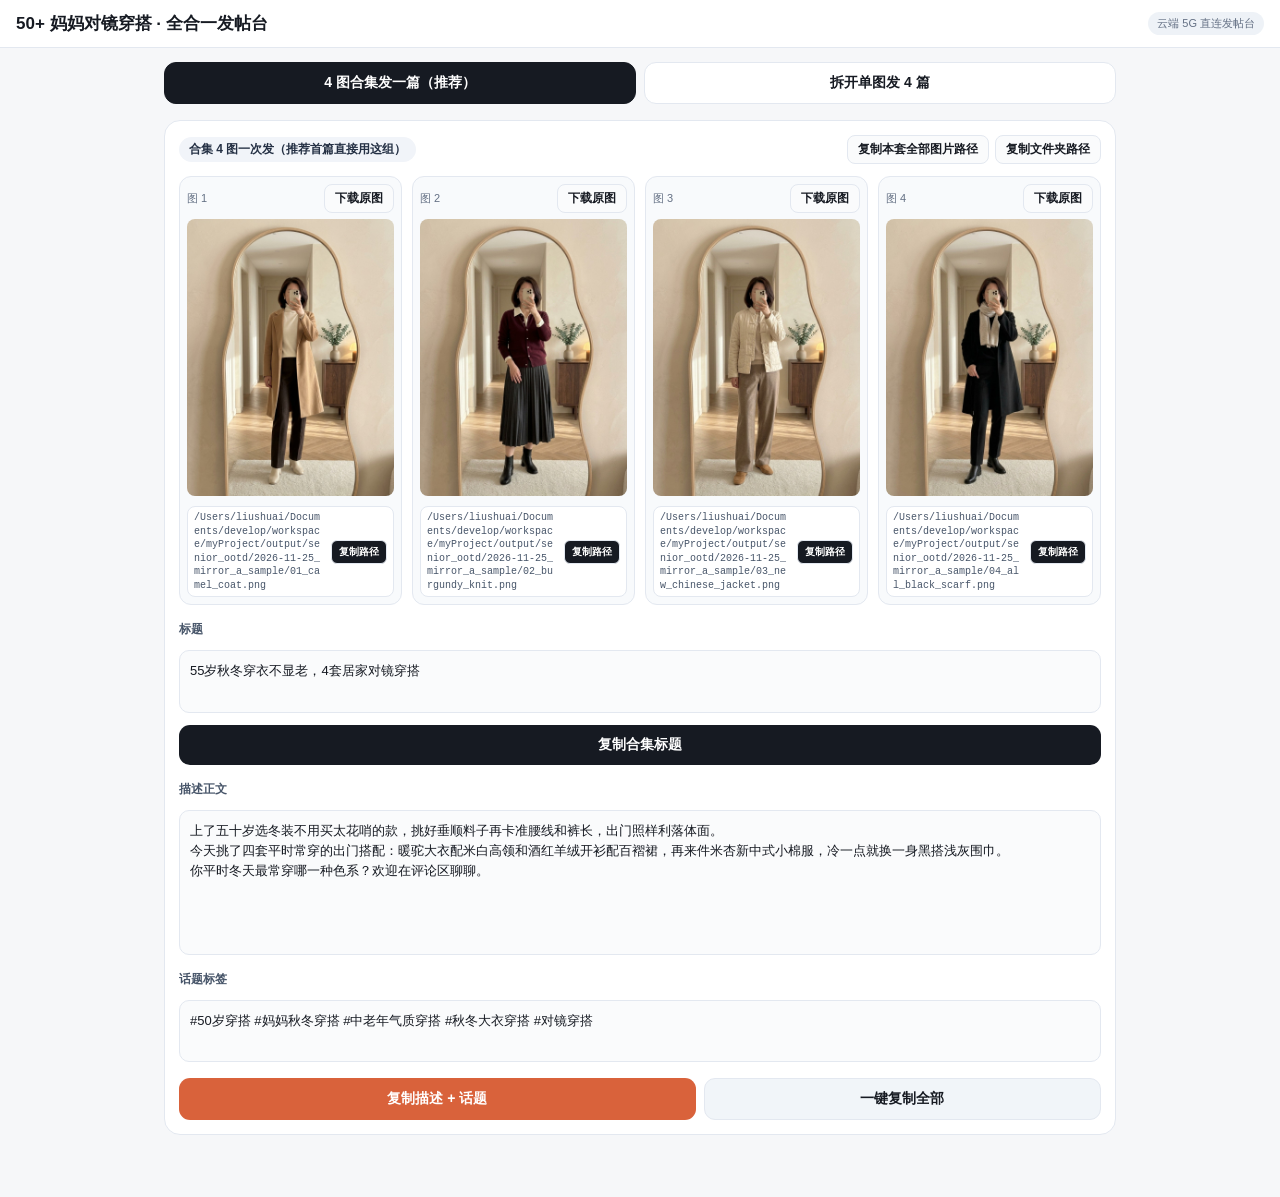
<file: ootd-a-5m8k3n2p/index.html>
<!doctype html>
<html lang="zh-CN">
<head>
<meta charset="utf-8">
<meta name="viewport" content="width=device-width,initial-scale=1,maximum-scale=1,user-scalable=no">
<meta name="robots" content="noindex,nofollow">
<title>50+ 优雅妈妈对镜穿搭 · 全合一发帖台</title>
<style>
  :root { --bg:#F6F7F9; --card:#FFFFFF; --ink:#161A22; --muted:#647084; --line:#E3E8F0; --warm:#D9623B; }
  * { box-sizing:border-box; -webkit-tap-highlight-color:transparent; }
  body { margin:0; font-family:-apple-system,BlinkMacSystemFont,"PingFang SC",sans-serif; background:var(--bg); color:var(--ink); padding-bottom:48px; }
  header { position:sticky; top:0; z-index:30; background:rgba(255,255,255,0.95); backdrop-filter:blur(10px); border-bottom:1px solid var(--line); padding:12px 16px; display:flex; align-items:center; justify-content:space-between; gap:10px; }
  h1 { margin:0; font-size:17px; font-weight:700; }
  .mode { font-size:11px; color:var(--muted); background:#EEF2F7; padding:4px 9px; border-radius:999px; white-space:nowrap; }
  main { max-width:980px; margin:0 auto; padding:14px; display:flex; flex-direction:column; gap:16px; }
  .tabs { display:grid; grid-template-columns:1fr 1fr; gap:8px; }
  .tab { border:1px solid var(--line); background:#fff; color:var(--ink); padding:11px 10px; border-radius:12px; font-size:14px; font-weight:700; cursor:pointer; }
  .tab.active { background:var(--ink); color:#fff; border-color:var(--ink); }
  .view { display:none; flex-direction:column; gap:14px; }
  .view.active { display:flex; }
  .card { background:var(--card); border:1px solid var(--line); border-radius:16px; padding:14px; display:flex; flex-direction:column; gap:12px; }
  .card-head { display:flex; justify-content:space-between; align-items:center; flex-wrap:wrap; gap:8px; }
  .head-actions { display:flex; flex-wrap:wrap; gap:6px; align-items:center; }
  .badge { font-size:12px; font-weight:700; background:#F1F4F9; color:#243044; padding:4px 10px; border-radius:999px; }
  .dl { text-decoration:none; font-size:12px; font-weight:600; color:var(--ink); border:1px solid var(--line); padding:5px 10px; border-radius:8px; background:#FAFBFC; cursor:pointer; font-family:inherit; }
  .grid4 { display:grid; grid-template-columns:repeat(2,1fr); gap:10px; }
  @media (min-width:720px) { .grid4 { grid-template-columns:repeat(4,1fr); } }
  .img-item { background:#F8FAFC; border:1px solid var(--line); border-radius:12px; padding:7px; display:flex; flex-direction:column; gap:6px; }
  .img-bar { display:flex; justify-content:space-between; align-items:center; font-size:11px; color:var(--muted); }
  .img-item img, .single-photo img { width:100%; border-radius:8px; display:block; -webkit-touch-callout:default; }
  .path-box { display:flex; align-items:center; gap:6px; background:#fff; border:1px solid var(--line); border-radius:8px; padding:4px 6px; margin-top:4px; }
  .path-txt { flex:1; min-width:0; font-family:ui-monospace,SFMono-Regular,Menlo,monospace; font-size:10px; color:#475569; word-break:break-all; line-height:1.35; user-select:all; }
  .copy-mini { flex-shrink:0; border:1px solid var(--line); background:#161A22; color:#fff; font-size:10px; font-weight:600; padding:4px 7px; border-radius:6px; cursor:pointer; }
  .single-grid { display:grid; grid-template-columns:1fr; gap:14px; }
  @media (min-width:700px) { .single-grid { grid-template-columns:280px 1fr; } }
  .single-copy { display:flex; flex-direction:column; gap:7px; }
  .hint { font-size:11px; color:var(--muted); text-align:center; margin-top:6px; }
  label { font-size:12px; font-weight:700; color:#475569; margin-top:4px; }
  .box { width:100%; border:1px solid var(--line); border-radius:10px; padding:10px; font-family:inherit; font-size:13px; line-height:1.55; color:var(--ink); background:#FAFBFC; resize:none; }
  .box.short { min-height:54px; }
  .box.mid { min-height:105px; }
  .box.tall { min-height:145px; }
  .btn-row { display:grid; grid-template-columns:1.3fr 1fr; gap:8px; margin-top:4px; }
  .btn { width:100%; border:0; border-radius:11px; padding:11px 10px; font-size:14px; font-weight:700; cursor:pointer; }
  .btn.dark { background:var(--ink); color:#fff; }
  .btn.warm { background:var(--warm); color:#fff; }
  .btn.ghost { background:#F1F5F9; color:var(--ink); border:1px solid var(--line); }
  .toast { position:fixed; bottom:24px; left:50%; transform:translateX(-50%); background:rgba(22,26,34,0.92); color:#fff; padding:9px 18px; border-radius:999px; font-size:13px; font-weight:600; opacity:0; transition:opacity .18s; pointer-events:none; z-index:99; }
  .toast.show { opacity:1; }
</style>
</head>
<body>
<header>
  <h1>50+ 妈妈对镜穿搭 · 全合一发帖台</h1>
  <span class="mode">云端 5G 直连发帖台</span>
</header>
<main>
  <div class="tabs">
    <button class="tab active" onclick="showView('col', this)">4 图合集发一篇（推荐）</button>
    <button class="tab" onclick="showView('single', this)">拆开单图发 4 篇</button>
  </div>

  <section class="view active" id="view-col">
    <div class="card">
      <div class="card-head">
        <span class="badge">合集 4 图一次发（推荐首篇直接用这组）</span>
        <div class="head-actions">
          <button type="button" class="dl" data-copy="/Users/liushuai/Documents/develop/workspace/myProject/output/senior_ootd/2026-11-25_mirror_a_sample/01_camel_coat.png
/Users/liushuai/Documents/develop/workspace/myProject/output/senior_ootd/2026-11-25_mirror_a_sample/02_burgundy_knit.png
/Users/liushuai/Documents/develop/workspace/myProject/output/senior_ootd/2026-11-25_mirror_a_sample/03_new_chinese_jacket.png
/Users/liushuai/Documents/develop/workspace/myProject/output/senior_ootd/2026-11-25_mirror_a_sample/04_all_black_scarf.png" onclick="copyBtn(this,'本套全部图片路径')">复制本套全部图片路径</button>
          <button type="button" class="dl" data-copy="/Users/liushuai/Documents/develop/workspace/myProject/output/senior_ootd/2026-11-25_mirror_a_sample" onclick="copyBtn(this,'文件夹路径')">复制文件夹路径</button>
        </div>
      </div>
      <div class="grid4"><div class="img-item"><div class="img-bar"><span>图 1</span><a class="dl" href="./img/01_camel_coat.jpg" download="01_camel_coat.jpg">下载原图</a></div><img src="./img/01_camel_coat.jpg" onerror="if(!this.dataset.fb){this.dataset.fb=1;this.src='https://gcore.jsdelivr.net/gh/lsqingfeng/blog-images@main/ootd-a-5m8k3n2p/img/01_camel_coat.jpg';}" alt="01_camel_coat.png" loading="lazy"><div class="path-box"><code class="path-txt" title="/Users/liushuai/Documents/develop/workspace/myProject/output/senior_ootd/2026-11-25_mirror_a_sample/01_camel_coat.png">/Users/liushuai/Documents/develop/workspace/myProject/output/senior_ootd/2026-11-25_mirror_a_sample/01_camel_coat.png</code><button type="button" class="copy-mini" data-copy="/Users/liushuai/Documents/develop/workspace/myProject/output/senior_ootd/2026-11-25_mirror_a_sample/01_camel_coat.png" onclick="copyBtn(this,'图1路径')">复制路径</button></div></div><div class="img-item"><div class="img-bar"><span>图 2</span><a class="dl" href="./img/02_burgundy_knit.jpg" download="02_burgundy_knit.jpg">下载原图</a></div><img src="./img/02_burgundy_knit.jpg" onerror="if(!this.dataset.fb){this.dataset.fb=1;this.src='https://gcore.jsdelivr.net/gh/lsqingfeng/blog-images@main/ootd-a-5m8k3n2p/img/02_burgundy_knit.jpg';}" alt="02_burgundy_knit.png" loading="lazy"><div class="path-box"><code class="path-txt" title="/Users/liushuai/Documents/develop/workspace/myProject/output/senior_ootd/2026-11-25_mirror_a_sample/02_burgundy_knit.png">/Users/liushuai/Documents/develop/workspace/myProject/output/senior_ootd/2026-11-25_mirror_a_sample/02_burgundy_knit.png</code><button type="button" class="copy-mini" data-copy="/Users/liushuai/Documents/develop/workspace/myProject/output/senior_ootd/2026-11-25_mirror_a_sample/02_burgundy_knit.png" onclick="copyBtn(this,'图2路径')">复制路径</button></div></div><div class="img-item"><div class="img-bar"><span>图 3</span><a class="dl" href="./img/03_new_chinese_jacket.jpg" download="03_new_chinese_jacket.jpg">下载原图</a></div><img src="./img/03_new_chinese_jacket.jpg" onerror="if(!this.dataset.fb){this.dataset.fb=1;this.src='https://gcore.jsdelivr.net/gh/lsqingfeng/blog-images@main/ootd-a-5m8k3n2p/img/03_new_chinese_jacket.jpg';}" alt="03_new_chinese_jacket.png" loading="lazy"><div class="path-box"><code class="path-txt" title="/Users/liushuai/Documents/develop/workspace/myProject/output/senior_ootd/2026-11-25_mirror_a_sample/03_new_chinese_jacket.png">/Users/liushuai/Documents/develop/workspace/myProject/output/senior_ootd/2026-11-25_mirror_a_sample/03_new_chinese_jacket.png</code><button type="button" class="copy-mini" data-copy="/Users/liushuai/Documents/develop/workspace/myProject/output/senior_ootd/2026-11-25_mirror_a_sample/03_new_chinese_jacket.png" onclick="copyBtn(this,'图3路径')">复制路径</button></div></div><div class="img-item"><div class="img-bar"><span>图 4</span><a class="dl" href="./img/04_all_black_scarf.jpg" download="04_all_black_scarf.jpg">下载原图</a></div><img src="./img/04_all_black_scarf.jpg" onerror="if(!this.dataset.fb){this.dataset.fb=1;this.src='https://gcore.jsdelivr.net/gh/lsqingfeng/blog-images@main/ootd-a-5m8k3n2p/img/04_all_black_scarf.jpg';}" alt="04_all_black_scarf.png" loading="lazy"><div class="path-box"><code class="path-txt" title="/Users/liushuai/Documents/develop/workspace/myProject/output/senior_ootd/2026-11-25_mirror_a_sample/04_all_black_scarf.png">/Users/liushuai/Documents/develop/workspace/myProject/output/senior_ootd/2026-11-25_mirror_a_sample/04_all_black_scarf.png</code><button type="button" class="copy-mini" data-copy="/Users/liushuai/Documents/develop/workspace/myProject/output/senior_ootd/2026-11-25_mirror_a_sample/04_all_black_scarf.png" onclick="copyBtn(this,'图4路径')">复制路径</button></div></div></div>
      <label>标题</label>
      <textarea class="box short" id="col-title" readonly>55岁秋冬穿衣不显老，4套居家对镜穿搭</textarea>
      <button class="btn dark" onclick="copyEl('col-title', '合集标题')">复制合集标题</button>

      <label>描述正文</label>
      <textarea class="box tall" id="col-desc" readonly>上了五十岁选冬装不用买太花哨的款，挑好垂顺料子再卡准腰线和裤长，出门照样利落体面。
今天挑了四套平时常穿的出门搭配：暖驼大衣配米白高领和酒红羊绒开衫配百褶裙，再来件米杏新中式小棉服，冷一点就换一身黑搭浅灰围巾。
你平时冬天最常穿哪一种色系？欢迎在评论区聊聊。</textarea>
      <label>话题标签</label>
      <textarea class="box short" id="col-tags" readonly>#50岁穿搭 #妈妈秋冬穿搭 #中老年气质穿搭 #秋冬大衣穿搭 #对镜穿搭</textarea>
      <div class="btn-row">
        <button class="btn warm" onclick="copyEl('col-body-tags', '描述+话题')">复制描述 + 话题</button>
        <button class="btn ghost" onclick="copyEl('col-full', '全部内容')">一键复制全部</button>
      </div>
      <textarea style="display:none" id="col-body-tags" readonly>上了五十岁选冬装不用买太花哨的款，挑好垂顺料子再卡准腰线和裤长，出门照样利落体面。
今天挑了四套平时常穿的出门搭配：暖驼大衣配米白高领和酒红羊绒开衫配百褶裙，再来件米杏新中式小棉服，冷一点就换一身黑搭浅灰围巾。
你平时冬天最常穿哪一种色系？欢迎在评论区聊聊。

#50岁穿搭 #妈妈秋冬穿搭 #中老年气质穿搭 #秋冬大衣穿搭 #对镜穿搭</textarea>
      <textarea style="display:none" id="col-full" readonly>55岁秋冬穿衣不显老，4套居家对镜穿搭

上了五十岁选冬装不用买太花哨的款，挑好垂顺料子再卡准腰线和裤长，出门照样利落体面。
今天挑了四套平时常穿的出门搭配：暖驼大衣配米白高领和酒红羊绒开衫配百褶裙，再来件米杏新中式小棉服，冷一点就换一身黑搭浅灰围巾。
你平时冬天最常穿哪一种色系？欢迎在评论区聊聊。

#50岁穿搭 #妈妈秋冬穿搭 #中老年气质穿搭 #秋冬大衣穿搭 #对镜穿搭</textarea>
    </div>
  </section>

  <section class="view" id="view-single">
    
            <article class="card">
              <div class="card-head">
                <span class="badge">单发第 1 套 · 暖驼大衣</span>
                <div class="head-actions">
                  <button type="button" class="dl" data-copy="/Users/liushuai/Documents/develop/workspace/myProject/output/senior_ootd/2026-11-25_mirror_a_sample/01_camel_coat.png" onclick="copyBtn(this,'本套图片路径')">复制本套全部图片路径</button>
                  <button type="button" class="dl" data-copy="/Users/liushuai/Documents/develop/workspace/myProject/output/senior_ootd/2026-11-25_mirror_a_sample" onclick="copyBtn(this,'文件夹路径')">复制文件夹路径</button>
                  <a class="dl" href="./img/01_camel_coat.jpg" download="01_camel_coat.jpg">下载原图</a>
                </div>
              </div>
              <div class="single-grid">
                <div class="single-photo">
                  <img src="./img/01_camel_coat.jpg" onerror="if(!this.dataset.fb){this.dataset.fb=1;this.src='https://gcore.jsdelivr.net/gh/lsqingfeng/blog-images@main/ootd-a-5m8k3n2p/img/01_camel_coat.jpg';}" alt="55岁驼色大衣有多显贵" loading="lazy">
                  <div class="path-box"><code class="path-txt" title="/Users/liushuai/Documents/develop/workspace/myProject/output/senior_ootd/2026-11-25_mirror_a_sample/01_camel_coat.png">/Users/liushuai/Documents/develop/workspace/myProject/output/senior_ootd/2026-11-25_mirror_a_sample/01_camel_coat.png</code><button type="button" class="copy-mini" data-copy="/Users/liushuai/Documents/develop/workspace/myProject/output/senior_ootd/2026-11-25_mirror_a_sample/01_camel_coat.png" onclick="copyBtn(this,'图片路径')">复制路径</button></div>
                  <div class="hint">手机长按图片 0.5 秒可直接存相册</div>
                </div>
                <div class="single-copy">
                  <label>标题（可直接复制）</label>
                  <textarea class="box short" id="t-a01" readonly>55岁驼色大衣有多显贵</textarea>
                  <button class="btn dark" onclick="copyEl('t-a01', '标题')">复制标题</button>

                  <label>描述正文</label>
                  <textarea class="box mid" id="d-a01" readonly>驼色配大红容易显得沉，内搭换成干净的象牙白高领，下面挑一条深咖直筒西裤再踩双浅米短靴，全身顺色干净又提精神。</textarea>
                  <label>话题标签</label>
                  <textarea class="box short" id="g-a01" readonly>#50岁穿搭 #驼色大衣 #妈妈穿搭 #秋冬通勤穿搭 #显贵穿搭</textarea>
                  <div class="btn-row">
                    <button class="btn warm" onclick="copyPlain(document.getElementById('d-a01').value + '\n\n' + document.getElementById('g-a01').value, '描述+话题')">复制描述+话题</button>
                    <button class="btn ghost" onclick="copyEl('full-a01', '全部文案')">复制全套</button>
                  </div>
                  <textarea style="display:none" id="full-a01" readonly>55岁驼色大衣有多显贵

驼色配大红容易显得沉，内搭换成干净的象牙白高领，下面挑一条深咖直筒西裤再踩双浅米短靴，全身顺色干净又提精神。

#50岁穿搭 #驼色大衣 #妈妈穿搭 #秋冬通勤穿搭 #显贵穿搭</textarea>
                </div>
              </div>
            </article>
            <article class="card">
              <div class="card-head">
                <span class="badge">单发第 2 套 · 酒红羊绒开衫</span>
                <div class="head-actions">
                  <button type="button" class="dl" data-copy="/Users/liushuai/Documents/develop/workspace/myProject/output/senior_ootd/2026-11-25_mirror_a_sample/02_burgundy_knit.png" onclick="copyBtn(this,'本套图片路径')">复制本套全部图片路径</button>
                  <button type="button" class="dl" data-copy="/Users/liushuai/Documents/develop/workspace/myProject/output/senior_ootd/2026-11-25_mirror_a_sample" onclick="copyBtn(this,'文件夹路径')">复制文件夹路径</button>
                  <a class="dl" href="./img/02_burgundy_knit.jpg" download="02_burgundy_knit.jpg">下载原图</a>
                </div>
              </div>
              <div class="single-grid">
                <div class="single-photo">
                  <img src="./img/02_burgundy_knit.jpg" onerror="if(!this.dataset.fb){this.dataset.fb=1;this.src='https://gcore.jsdelivr.net/gh/lsqingfeng/blog-images@main/ootd-a-5m8k3n2p/img/02_burgundy_knit.jpg';}" alt="酒红针织妈妈镜拍" loading="lazy">
                  <div class="path-box"><code class="path-txt" title="/Users/liushuai/Documents/develop/workspace/myProject/output/senior_ootd/2026-11-25_mirror_a_sample/02_burgundy_knit.png">/Users/liushuai/Documents/develop/workspace/myProject/output/senior_ootd/2026-11-25_mirror_a_sample/02_burgundy_knit.png</code><button type="button" class="copy-mini" data-copy="/Users/liushuai/Documents/develop/workspace/myProject/output/senior_ootd/2026-11-25_mirror_a_sample/02_burgundy_knit.png" onclick="copyBtn(this,'图片路径')">复制路径</button></div>
                  <div class="hint">手机长按图片 0.5 秒可直接存相册</div>
                </div>
                <div class="single-copy">
                  <label>标题（可直接复制）</label>
                  <textarea class="box short" id="t-a02" readonly>酒红针织妈妈镜拍</textarea>
                  <button class="btn dark" onclick="copyEl('t-a02', '标题')">复制标题</button>

                  <label>描述正文</label>
                  <textarea class="box mid" id="d-a02" readonly>秋冬不想总穿黑灰，酒红色开衫其实非常衬气色。领口翻出一点白衬衫边透气不闷，搭深灰风琴百褶半裙，遮胯又显得轻盈。</textarea>
                  <label>话题标签</label>
                  <textarea class="box short" id="g-a02" readonly>#妈妈装穿搭 #酒红色穿搭 #百褶裙穿搭 #50岁女装 #日常镜拍</textarea>
                  <div class="btn-row">
                    <button class="btn warm" onclick="copyPlain(document.getElementById('d-a02').value + '\n\n' + document.getElementById('g-a02').value, '描述+话题')">复制描述+话题</button>
                    <button class="btn ghost" onclick="copyEl('full-a02', '全部文案')">复制全套</button>
                  </div>
                  <textarea style="display:none" id="full-a02" readonly>酒红针织妈妈镜拍

秋冬不想总穿黑灰，酒红色开衫其实非常衬气色。领口翻出一点白衬衫边透气不闷，搭深灰风琴百褶半裙，遮胯又显得轻盈。

#妈妈装穿搭 #酒红色穿搭 #百褶裙穿搭 #50岁女装 #日常镜拍</textarea>
                </div>
              </div>
            </article>
            <article class="card">
              <div class="card-head">
                <span class="badge">单发第 3 套 · 新中式盘扣棉服</span>
                <div class="head-actions">
                  <button type="button" class="dl" data-copy="/Users/liushuai/Documents/develop/workspace/myProject/output/senior_ootd/2026-11-25_mirror_a_sample/03_new_chinese_jacket.png" onclick="copyBtn(this,'本套图片路径')">复制本套全部图片路径</button>
                  <button type="button" class="dl" data-copy="/Users/liushuai/Documents/develop/workspace/myProject/output/senior_ootd/2026-11-25_mirror_a_sample" onclick="copyBtn(this,'文件夹路径')">复制文件夹路径</button>
                  <a class="dl" href="./img/03_new_chinese_jacket.jpg" download="03_new_chinese_jacket.jpg">下载原图</a>
                </div>
              </div>
              <div class="single-grid">
                <div class="single-photo">
                  <img src="./img/03_new_chinese_jacket.jpg" onerror="if(!this.dataset.fb){this.dataset.fb=1;this.src='https://gcore.jsdelivr.net/gh/lsqingfeng/blog-images@main/ootd-a-5m8k3n2p/img/03_new_chinese_jacket.jpg';}" alt="新中式盘扣棉服不显老" loading="lazy">
                  <div class="path-box"><code class="path-txt" title="/Users/liushuai/Documents/develop/workspace/myProject/output/senior_ootd/2026-11-25_mirror_a_sample/03_new_chinese_jacket.png">/Users/liushuai/Documents/develop/workspace/myProject/output/senior_ootd/2026-11-25_mirror_a_sample/03_new_chinese_jacket.png</code><button type="button" class="copy-mini" data-copy="/Users/liushuai/Documents/develop/workspace/myProject/output/senior_ootd/2026-11-25_mirror_a_sample/03_new_chinese_jacket.png" onclick="copyBtn(this,'图片路径')">复制路径</button></div>
                  <div class="hint">手机长按图片 0.5 秒可直接存相册</div>
                </div>
                <div class="single-copy">
                  <label>标题（可直接复制）</label>
                  <textarea class="box short" id="t-a03" readonly>新中式盘扣棉服不显老</textarea>
                  <button class="btn dark" onclick="copyEl('t-a03', '标题')">复制标题</button>

                  <label>描述正文</label>
                  <textarea class="box mid" id="d-a03" readonly>新中式小棉服最怕满身大花显土气，挑这种素雅米杏暗纹带小盘扣的短款就清爽多了。下半身配垂感燕麦色阔腿毛呢裤，喝茶散步都体面。</textarea>
                  <label>话题标签</label>
                  <textarea class="box short" id="g-a03" readonly>#新中式穿搭 #中老年秋冬装 #盘扣外套 #阔腿裤穿搭 #优雅老去</textarea>
                  <div class="btn-row">
                    <button class="btn warm" onclick="copyPlain(document.getElementById('d-a03').value + '\n\n' + document.getElementById('g-a03').value, '描述+话题')">复制描述+话题</button>
                    <button class="btn ghost" onclick="copyEl('full-a03', '全部文案')">复制全套</button>
                  </div>
                  <textarea style="display:none" id="full-a03" readonly>新中式盘扣棉服不显老

新中式小棉服最怕满身大花显土气，挑这种素雅米杏暗纹带小盘扣的短款就清爽多了。下半身配垂感燕麦色阔腿毛呢裤，喝茶散步都体面。

#新中式穿搭 #中老年秋冬装 #盘扣外套 #阔腿裤穿搭 #优雅老去</textarea>
                </div>
              </div>
            </article>
            <article class="card">
              <div class="card-head">
                <span class="badge">单发第 4 套 · 一身黑配浅灰围巾</span>
                <div class="head-actions">
                  <button type="button" class="dl" data-copy="/Users/liushuai/Documents/develop/workspace/myProject/output/senior_ootd/2026-11-25_mirror_a_sample/04_all_black_scarf.png" onclick="copyBtn(this,'本套图片路径')">复制本套全部图片路径</button>
                  <button type="button" class="dl" data-copy="/Users/liushuai/Documents/develop/workspace/myProject/output/senior_ootd/2026-11-25_mirror_a_sample" onclick="copyBtn(this,'文件夹路径')">复制文件夹路径</button>
                  <a class="dl" href="./img/04_all_black_scarf.jpg" download="04_all_black_scarf.jpg">下载原图</a>
                </div>
              </div>
              <div class="single-grid">
                <div class="single-photo">
                  <img src="./img/04_all_black_scarf.jpg" onerror="if(!this.dataset.fb){this.dataset.fb=1;this.src='https://gcore.jsdelivr.net/gh/lsqingfeng/blog-images@main/ootd-a-5m8k3n2p/img/04_all_black_scarf.jpg';}" alt="一身黑配浅灰围巾显气质" loading="lazy">
                  <div class="path-box"><code class="path-txt" title="/Users/liushuai/Documents/develop/workspace/myProject/output/senior_ootd/2026-11-25_mirror_a_sample/04_all_black_scarf.png">/Users/liushuai/Documents/develop/workspace/myProject/output/senior_ootd/2026-11-25_mirror_a_sample/04_all_black_scarf.png</code><button type="button" class="copy-mini" data-copy="/Users/liushuai/Documents/develop/workspace/myProject/output/senior_ootd/2026-11-25_mirror_a_sample/04_all_black_scarf.png" onclick="copyBtn(this,'图片路径')">复制路径</button></div>
                  <div class="hint">手机长按图片 0.5 秒可直接存相册</div>
                </div>
                <div class="single-copy">
                  <label>标题（可直接复制）</label>
                  <textarea class="box short" id="t-a04" readonly>一身黑配浅灰围巾显气质</textarea>
                  <button class="btn dark" onclick="copyEl('t-a04', '标题')">复制标题</button>

                  <label>描述正文</label>
                  <textarea class="box mid" id="d-a04" readonly>冬天穿全黑最显瘦但也最容易显老气，只要在脖子随意绕一条浅燕麦灰羊绒围巾，整张脸一下就被提亮了，保暖还显修长。</textarea>
                  <label>话题标签</label>
                  <textarea class="box short" id="g-a04" readonly>#一身黑穿搭 #围巾搭配 #显瘦穿搭 #50岁女性穿搭 #冬季极简风</textarea>
                  <div class="btn-row">
                    <button class="btn warm" onclick="copyPlain(document.getElementById('d-a04').value + '\n\n' + document.getElementById('g-a04').value, '描述+话题')">复制描述+话题</button>
                    <button class="btn ghost" onclick="copyEl('full-a04', '全部文案')">复制全套</button>
                  </div>
                  <textarea style="display:none" id="full-a04" readonly>一身黑配浅灰围巾显气质

冬天穿全黑最显瘦但也最容易显老气，只要在脖子随意绕一条浅燕麦灰羊绒围巾，整张脸一下就被提亮了，保暖还显修长。

#一身黑穿搭 #围巾搭配 #显瘦穿搭 #50岁女性穿搭 #冬季极简风</textarea>
                </div>
              </div>
            </article>
  </section>
</main>
<div id="toast" class="toast">已复制</div>
<script>
function showView(id, btn) {
  document.querySelectorAll('.tab').forEach(b => b.classList.remove('active'));
  btn.classList.add('active');
  document.querySelectorAll('.view').forEach(v => v.classList.toggle('active', v.id === 'view-' + id));
}
function toast(msg) {
  const t = document.getElementById('toast');
  t.textContent = msg; t.classList.add('show');
  setTimeout(() => t.classList.remove('show'), 1800);
}
function legacyCopy(txt) {
  const ta = document.createElement('textarea');
  ta.value = txt; ta.setAttribute('readonly', '');
  ta.style.position = 'fixed'; ta.style.top = '0'; ta.style.left = '-9999px';
  document.body.appendChild(ta);
  ta.focus(); ta.select(); ta.setSelectionRange(0, txt.length);
  let ok = false;
  try { ok = document.execCommand('copy'); } catch {}
  document.body.removeChild(ta);
  return ok;
}
function copyPlain(txt, label) {
  if (legacyCopy(txt)) { toast('已复制' + label); return; }
  if (navigator.clipboard && navigator.clipboard.writeText) {
    navigator.clipboard.writeText(txt).then(() => toast('已复制' + label), () => toast('复制失败，请长按全选'));
  } else {
    toast('复制失败，请长按全选');
  }
}
function copyBtn(el, label) {
  copyPlain(el.getAttribute('data-copy') || '', label);
}
function copyEl(id, label) {
  copyPlain(document.getElementById(id).value, label);
}
</script>
</body>
</html>
</file>
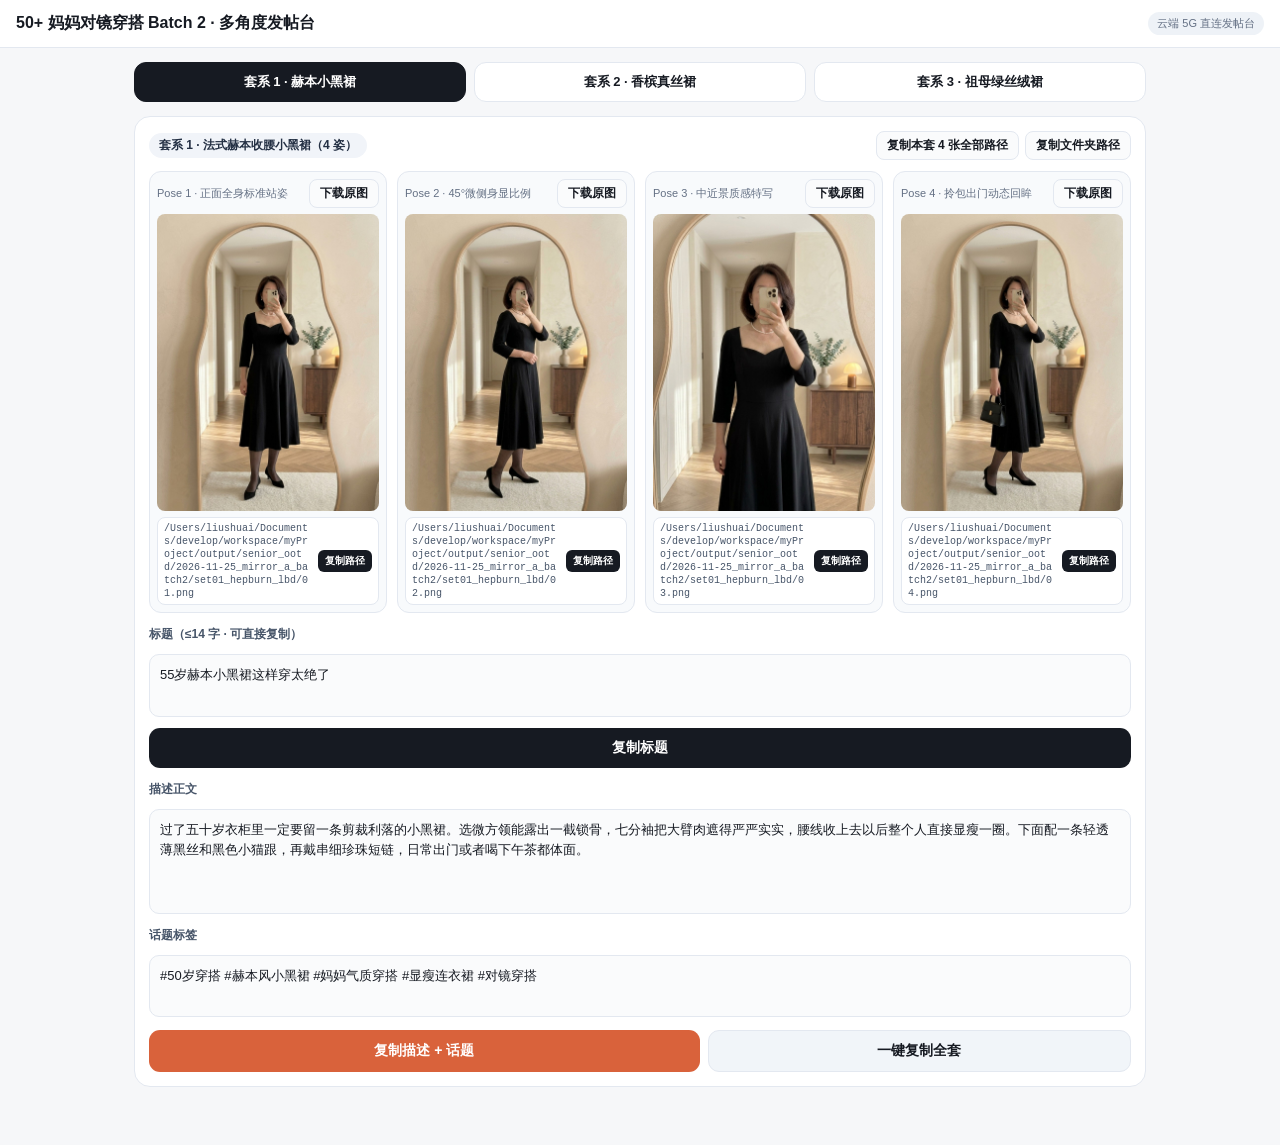
<file: ootd-a-b2-9k4m2x7p/index.html>
<!doctype html>
<html lang="zh-CN">
<head>
<meta charset="utf-8">
<meta name="viewport" content="width=device-width,initial-scale=1,maximum-scale=1,user-scalable=no">
<meta name="robots" content="noindex,nofollow">
<title>50+ 优雅妈妈对镜穿搭 Batch 2 · 多角度发帖台</title>
<style>
:root{--bg:#F6F7F9;--card:#fff;--ink:#161A22;--muted:#647084;--line:#E3E8F0;--warm:#D9623B}
*{box-sizing:border-box;-webkit-tap-highlight-color:transparent}
body{margin:0;font-family:-apple-system,BlinkMacSystemFont,"PingFang SC",sans-serif;background:var(--bg);color:var(--ink);padding-bottom:44px}
header{position:sticky;top:0;z-index:30;background:rgba(255,255,255,.95);backdrop-filter:blur(10px);border-bottom:1px solid var(--line);padding:12px 16px;display:flex;align-items:center;justify-content:space-between;gap:10px}
h1{margin:0;font-size:16px;font-weight:700}
.mode{font-size:11px;color:var(--muted);background:#EEF2F7;padding:4px 9px;border-radius:999px;white-space:nowrap}
main{max-width:1040px;margin:0 auto;padding:14px;display:flex;flex-direction:column;gap:14px}
.tabs{display:grid;grid-template-columns:repeat(3,1fr);gap:8px}
.tab{border:1px solid var(--line);background:#fff;color:var(--ink);padding:10px 8px;border-radius:12px;font-size:13px;font-weight:700;cursor:pointer}
.tab.active{background:var(--ink);color:#fff;border-color:var(--ink)}
.view{display:none;flex-direction:column;gap:14px}
.view.active{display:flex}
.card{background:var(--card);border:1px solid var(--line);border-radius:16px;padding:14px;display:flex;flex-direction:column;gap:11px}
.card-head{display:flex;justify-content:space-between;align-items:center;flex-wrap:wrap;gap:8px}
.head-actions{display:flex;flex-wrap:wrap;gap:6px;align-items:center}
.badge{font-size:12px;font-weight:700;background:#F1F4F9;color:#243044;padding:4px 10px;border-radius:999px}
.dl{text-decoration:none;font-size:12px;font-weight:600;color:var(--ink);border:1px solid var(--line);padding:5px 10px;border-radius:8px;background:#FAFBFC;cursor:pointer;font-family:inherit}
.grid4{display:grid;grid-template-columns:repeat(2,1fr);gap:10px}
@media(min-width:760px){.grid4{grid-template-columns:repeat(4,1fr)}}
.img-item{background:#F8FAFC;border:1px solid var(--line);border-radius:12px;padding:7px;display:flex;flex-direction:column;gap:6px}
.img-bar{display:flex;justify-content:space-between;align-items:center;font-size:11px;color:var(--muted);gap:4px}
.img-item img{width:100%;border-radius:8px;display:block;-webkit-touch-callout:default}
.path-box{display:flex;align-items:center;gap:5px;background:#fff;border:1px solid var(--line);border-radius:8px;padding:4px 6px}
.path-txt{flex:1;min-width:0;font-family:ui-monospace,SFMono-Regular,Menlo,monospace;font-size:10px;color:#475569;word-break:break-all;line-height:1.3;user-select:all}
.copy-mini{flex-shrink:0;border:0;background:#161A22;color:#fff;font-size:10px;font-weight:600;padding:4px 7px;border-radius:6px;cursor:pointer}
label{font-size:12px;font-weight:700;color:#475569;margin-top:2px}
.box{width:100%;border:1px solid var(--line);border-radius:10px;padding:10px;font-family:inherit;font-size:13px;line-height:1.55;color:var(--ink);background:#FAFBFC;resize:none}
.box.short{min-height:48px}
.box.mid{min-height:105px}
.btn-row{display:grid;grid-template-columns:1.3fr 1fr;gap:8px;margin-top:2px}
.btn{width:100%;border:0;border-radius:11px;padding:11px 10px;font-size:14px;font-weight:700;cursor:pointer}
.btn.dark{background:var(--ink);color:#fff}
.btn.warm{background:var(--warm);color:#fff}
.btn.ghost{background:#F1F5F9;color:var(--ink);border:1px solid var(--line)}
.toast{position:fixed;bottom:24px;left:50%;transform:translateX(-50%);background:rgba(22,26,34,.92);color:#fff;padding:9px 18px;border-radius:999px;font-size:13px;font-weight:600;opacity:0;transition:opacity .18s;pointer-events:none;z-index:99}
.toast.show{opacity:1}
</style>
</head>
<body>
<header>
  <h1>50+ 妈妈对镜穿搭 Batch 2 · 多角度发帖台</h1>
  <span class="mode">云端 5G 直连发帖台</span>
</header>
<main>
  <div class="tabs"><button class="tab active" onclick="showSet('set01', this)">套系 1 · 赫本小黑裙</button><button class="tab" onclick="showSet('set02', this)">套系 2 · 香槟真丝裙</button><button class="tab" onclick="showSet('set03', this)">套系 3 · 祖母绿丝绒裙</button></div>
  <section class="view active" id="view-set01"><div class="card"><div class="card-head"><span class="badge">套系 1 · 法式赫本收腰小黑裙（4 姿）</span><div class="head-actions"><button type="button" class="dl" data-copy="/Users/liushuai/Documents/develop/workspace/myProject/output/senior_ootd/2026-11-25_mirror_a_batch2/set01_hepburn_lbd/01.png
/Users/liushuai/Documents/develop/workspace/myProject/output/senior_ootd/2026-11-25_mirror_a_batch2/set01_hepburn_lbd/02.png
/Users/liushuai/Documents/develop/workspace/myProject/output/senior_ootd/2026-11-25_mirror_a_batch2/set01_hepburn_lbd/03.png
/Users/liushuai/Documents/develop/workspace/myProject/output/senior_ootd/2026-11-25_mirror_a_batch2/set01_hepburn_lbd/04.png" onclick="copyBtn(this,'本套 4 张全部路径')">复制本套 4 张全部路径</button><button type="button" class="dl" data-copy="/Users/liushuai/Documents/develop/workspace/myProject/output/senior_ootd/2026-11-25_mirror_a_batch2/set01_hepburn_lbd" onclick="copyBtn(this,'文件夹路径')">复制文件夹路径</button></div></div><div class="grid4"><div class="img-item"><div class="img-bar"><span>Pose 1 · 正面全身标准站姿</span><a class="dl" href="./img/set01_hepburn_lbd/01.jpg" download="set01_hepburn_lbd_01.jpg">下载原图</a></div><img src="./img/set01_hepburn_lbd/01.jpg" onerror="if(!this.dataset.fb){this.dataset.fb=1;this.src='https://gcore.jsdelivr.net/gh/lsqingfeng/blog-images@main/ootd-a-b2-9k4m2x7p/img/set01_hepburn_lbd/01.jpg';}" alt="55岁赫本小黑裙这样穿太绝了 Pose 1 · 正面全身标准站姿" loading="lazy"><div class="path-box"><code class="path-txt" title="/Users/liushuai/Documents/develop/workspace/myProject/output/senior_ootd/2026-11-25_mirror_a_batch2/set01_hepburn_lbd/01.png">/Users/liushuai/Documents/develop/workspace/myProject/output/senior_ootd/2026-11-25_mirror_a_batch2/set01_hepburn_lbd/01.png</code><button type="button" class="copy-mini" data-copy="/Users/liushuai/Documents/develop/workspace/myProject/output/senior_ootd/2026-11-25_mirror_a_batch2/set01_hepburn_lbd/01.png" onclick="copyBtn(this,'图1路径')">复制路径</button></div></div><div class="img-item"><div class="img-bar"><span>Pose 2 · 45°微侧身显比例</span><a class="dl" href="./img/set01_hepburn_lbd/02.jpg" download="set01_hepburn_lbd_02.jpg">下载原图</a></div><img src="./img/set01_hepburn_lbd/02.jpg" onerror="if(!this.dataset.fb){this.dataset.fb=1;this.src='https://gcore.jsdelivr.net/gh/lsqingfeng/blog-images@main/ootd-a-b2-9k4m2x7p/img/set01_hepburn_lbd/02.jpg';}" alt="55岁赫本小黑裙这样穿太绝了 Pose 2 · 45°微侧身显比例" loading="lazy"><div class="path-box"><code class="path-txt" title="/Users/liushuai/Documents/develop/workspace/myProject/output/senior_ootd/2026-11-25_mirror_a_batch2/set01_hepburn_lbd/02.png">/Users/liushuai/Documents/develop/workspace/myProject/output/senior_ootd/2026-11-25_mirror_a_batch2/set01_hepburn_lbd/02.png</code><button type="button" class="copy-mini" data-copy="/Users/liushuai/Documents/develop/workspace/myProject/output/senior_ootd/2026-11-25_mirror_a_batch2/set01_hepburn_lbd/02.png" onclick="copyBtn(this,'图2路径')">复制路径</button></div></div><div class="img-item"><div class="img-bar"><span>Pose 3 · 中近景质感特写</span><a class="dl" href="./img/set01_hepburn_lbd/03.jpg" download="set01_hepburn_lbd_03.jpg">下载原图</a></div><img src="./img/set01_hepburn_lbd/03.jpg" onerror="if(!this.dataset.fb){this.dataset.fb=1;this.src='https://gcore.jsdelivr.net/gh/lsqingfeng/blog-images@main/ootd-a-b2-9k4m2x7p/img/set01_hepburn_lbd/03.jpg';}" alt="55岁赫本小黑裙这样穿太绝了 Pose 3 · 中近景质感特写" loading="lazy"><div class="path-box"><code class="path-txt" title="/Users/liushuai/Documents/develop/workspace/myProject/output/senior_ootd/2026-11-25_mirror_a_batch2/set01_hepburn_lbd/03.png">/Users/liushuai/Documents/develop/workspace/myProject/output/senior_ootd/2026-11-25_mirror_a_batch2/set01_hepburn_lbd/03.png</code><button type="button" class="copy-mini" data-copy="/Users/liushuai/Documents/develop/workspace/myProject/output/senior_ootd/2026-11-25_mirror_a_batch2/set01_hepburn_lbd/03.png" onclick="copyBtn(this,'图3路径')">复制路径</button></div></div><div class="img-item"><div class="img-bar"><span>Pose 4 · 拎包出门动态回眸</span><a class="dl" href="./img/set01_hepburn_lbd/04.jpg" download="set01_hepburn_lbd_04.jpg">下载原图</a></div><img src="./img/set01_hepburn_lbd/04.jpg" onerror="if(!this.dataset.fb){this.dataset.fb=1;this.src='https://gcore.jsdelivr.net/gh/lsqingfeng/blog-images@main/ootd-a-b2-9k4m2x7p/img/set01_hepburn_lbd/04.jpg';}" alt="55岁赫本小黑裙这样穿太绝了 Pose 4 · 拎包出门动态回眸" loading="lazy"><div class="path-box"><code class="path-txt" title="/Users/liushuai/Documents/develop/workspace/myProject/output/senior_ootd/2026-11-25_mirror_a_batch2/set01_hepburn_lbd/04.png">/Users/liushuai/Documents/develop/workspace/myProject/output/senior_ootd/2026-11-25_mirror_a_batch2/set01_hepburn_lbd/04.png</code><button type="button" class="copy-mini" data-copy="/Users/liushuai/Documents/develop/workspace/myProject/output/senior_ootd/2026-11-25_mirror_a_batch2/set01_hepburn_lbd/04.png" onclick="copyBtn(this,'图4路径')">复制路径</button></div></div></div><label>标题（≤14 字 · 可直接复制）</label><textarea class="box short" id="t-set01" readonly>55岁赫本小黑裙这样穿太绝了</textarea><button class="btn dark" onclick="copyEl('t-set01','标题')">复制标题</button><label>描述正文</label><textarea class="box mid" id="d-set01" readonly>过了五十岁衣柜里一定要留一条剪裁利落的小黑裙。选微方领能露出一截锁骨，七分袖把大臂肉遮得严严实实，腰线收上去以后整个人直接显瘦一圈。下面配一条轻透薄黑丝和黑色小猫跟，再戴串细珍珠短链，日常出门或者喝下午茶都体面。</textarea><label>话题标签</label><textarea class="box short" id="g-set01" readonly>#50岁穿搭 #赫本风小黑裙 #妈妈气质穿搭 #显瘦连衣裙 #对镜穿搭</textarea><div class="btn-row"><button class="btn warm" onclick="copyEl('bt-set01','描述+话题')">复制描述 + 话题</button><button class="btn ghost" onclick="copyEl('all-set01','全套文案')">一键复制全套</button></div><textarea style="display:none" id="bt-set01" readonly>过了五十岁衣柜里一定要留一条剪裁利落的小黑裙。选微方领能露出一截锁骨，七分袖把大臂肉遮得严严实实，腰线收上去以后整个人直接显瘦一圈。下面配一条轻透薄黑丝和黑色小猫跟，再戴串细珍珠短链，日常出门或者喝下午茶都体面。

#50岁穿搭 #赫本风小黑裙 #妈妈气质穿搭 #显瘦连衣裙 #对镜穿搭</textarea><textarea style="display:none" id="all-set01" readonly>55岁赫本小黑裙这样穿太绝了

过了五十岁衣柜里一定要留一条剪裁利落的小黑裙。选微方领能露出一截锁骨，七分袖把大臂肉遮得严严实实，腰线收上去以后整个人直接显瘦一圈。下面配一条轻透薄黑丝和黑色小猫跟，再戴串细珍珠短链，日常出门或者喝下午茶都体面。

#50岁穿搭 #赫本风小黑裙 #妈妈气质穿搭 #显瘦连衣裙 #对镜穿搭</textarea></div></section><section class="view" id="view-set02"><div class="card"><div class="card-head"><span class="badge">套系 2 · 象牙白羊绒 + 香槟真丝斜裁裙（4 姿）</span><div class="head-actions"><button type="button" class="dl" data-copy="/Users/liushuai/Documents/develop/workspace/myProject/output/senior_ootd/2026-11-25_mirror_a_batch2/set02_champagne_silk/01.png
/Users/liushuai/Documents/develop/workspace/myProject/output/senior_ootd/2026-11-25_mirror_a_batch2/set02_champagne_silk/02.png
/Users/liushuai/Documents/develop/workspace/myProject/output/senior_ootd/2026-11-25_mirror_a_batch2/set02_champagne_silk/03.png
/Users/liushuai/Documents/develop/workspace/myProject/output/senior_ootd/2026-11-25_mirror_a_batch2/set02_champagne_silk/04.png" onclick="copyBtn(this,'本套 4 张全部路径')">复制本套 4 张全部路径</button><button type="button" class="dl" data-copy="/Users/liushuai/Documents/develop/workspace/myProject/output/senior_ootd/2026-11-25_mirror_a_batch2/set02_champagne_silk" onclick="copyBtn(this,'文件夹路径')">复制文件夹路径</button></div></div><div class="grid4"><div class="img-item"><div class="img-bar"><span>Pose 1 · 正面全身标准站姿</span><a class="dl" href="./img/set02_champagne_silk/01.jpg" download="set02_champagne_silk_01.jpg">下载原图</a></div><img src="./img/set02_champagne_silk/01.jpg" onerror="if(!this.dataset.fb){this.dataset.fb=1;this.src='https://gcore.jsdelivr.net/gh/lsqingfeng/blog-images@main/ootd-a-b2-9k4m2x7p/img/set02_champagne_silk/01.jpg';}" alt="香槟真丝配羊绒，越看越显贵 Pose 1 · 正面全身标准站姿" loading="lazy"><div class="path-box"><code class="path-txt" title="/Users/liushuai/Documents/develop/workspace/myProject/output/senior_ootd/2026-11-25_mirror_a_batch2/set02_champagne_silk/01.png">/Users/liushuai/Documents/develop/workspace/myProject/output/senior_ootd/2026-11-25_mirror_a_batch2/set02_champagne_silk/01.png</code><button type="button" class="copy-mini" data-copy="/Users/liushuai/Documents/develop/workspace/myProject/output/senior_ootd/2026-11-25_mirror_a_batch2/set02_champagne_silk/01.png" onclick="copyBtn(this,'图1路径')">复制路径</button></div></div><div class="img-item"><div class="img-bar"><span>Pose 2 · 45°微侧身显比例</span><a class="dl" href="./img/set02_champagne_silk/02.jpg" download="set02_champagne_silk_02.jpg">下载原图</a></div><img src="./img/set02_champagne_silk/02.jpg" onerror="if(!this.dataset.fb){this.dataset.fb=1;this.src='https://gcore.jsdelivr.net/gh/lsqingfeng/blog-images@main/ootd-a-b2-9k4m2x7p/img/set02_champagne_silk/02.jpg';}" alt="香槟真丝配羊绒，越看越显贵 Pose 2 · 45°微侧身显比例" loading="lazy"><div class="path-box"><code class="path-txt" title="/Users/liushuai/Documents/develop/workspace/myProject/output/senior_ootd/2026-11-25_mirror_a_batch2/set02_champagne_silk/02.png">/Users/liushuai/Documents/develop/workspace/myProject/output/senior_ootd/2026-11-25_mirror_a_batch2/set02_champagne_silk/02.png</code><button type="button" class="copy-mini" data-copy="/Users/liushuai/Documents/develop/workspace/myProject/output/senior_ootd/2026-11-25_mirror_a_batch2/set02_champagne_silk/02.png" onclick="copyBtn(this,'图2路径')">复制路径</button></div></div><div class="img-item"><div class="img-bar"><span>Pose 3 · 中近景质感特写</span><a class="dl" href="./img/set02_champagne_silk/03.jpg" download="set02_champagne_silk_03.jpg">下载原图</a></div><img src="./img/set02_champagne_silk/03.jpg" onerror="if(!this.dataset.fb){this.dataset.fb=1;this.src='https://gcore.jsdelivr.net/gh/lsqingfeng/blog-images@main/ootd-a-b2-9k4m2x7p/img/set02_champagne_silk/03.jpg';}" alt="香槟真丝配羊绒，越看越显贵 Pose 3 · 中近景质感特写" loading="lazy"><div class="path-box"><code class="path-txt" title="/Users/liushuai/Documents/develop/workspace/myProject/output/senior_ootd/2026-11-25_mirror_a_batch2/set02_champagne_silk/03.png">/Users/liushuai/Documents/develop/workspace/myProject/output/senior_ootd/2026-11-25_mirror_a_batch2/set02_champagne_silk/03.png</code><button type="button" class="copy-mini" data-copy="/Users/liushuai/Documents/develop/workspace/myProject/output/senior_ootd/2026-11-25_mirror_a_batch2/set02_champagne_silk/03.png" onclick="copyBtn(this,'图3路径')">复制路径</button></div></div><div class="img-item"><div class="img-bar"><span>Pose 4 · 拎包出门动态回眸</span><a class="dl" href="./img/set02_champagne_silk/04.jpg" download="set02_champagne_silk_04.jpg">下载原图</a></div><img src="./img/set02_champagne_silk/04.jpg" onerror="if(!this.dataset.fb){this.dataset.fb=1;this.src='https://gcore.jsdelivr.net/gh/lsqingfeng/blog-images@main/ootd-a-b2-9k4m2x7p/img/set02_champagne_silk/04.jpg';}" alt="香槟真丝配羊绒，越看越显贵 Pose 4 · 拎包出门动态回眸" loading="lazy"><div class="path-box"><code class="path-txt" title="/Users/liushuai/Documents/develop/workspace/myProject/output/senior_ootd/2026-11-25_mirror_a_batch2/set02_champagne_silk/04.png">/Users/liushuai/Documents/develop/workspace/myProject/output/senior_ootd/2026-11-25_mirror_a_batch2/set02_champagne_silk/04.png</code><button type="button" class="copy-mini" data-copy="/Users/liushuai/Documents/develop/workspace/myProject/output/senior_ootd/2026-11-25_mirror_a_batch2/set02_champagne_silk/04.png" onclick="copyBtn(this,'图4路径')">复制路径</button></div></div></div><label>标题（≤14 字 · 可直接复制）</label><textarea class="box short" id="t-set02" readonly>香槟真丝配羊绒，越看越显贵</textarea><button class="btn dark" onclick="copyEl('t-set02','标题')">复制标题</button><label>描述正文</label><textarea class="box mid" id="d-set02" readonly>浅色系穿出好气质，很吃面料搭配的层次感。上半身挑一件软糯的象牙白细羊绒轻轻塞进腰里，下半身配这条带自然光泽的香槟金重磅真丝斜裁长裙，走动时裙摆顺滑垂坠。脚上踩一双浅驼色尖头低跟踝靴，腕间戴块细金色小表，日光底下看着柔和又提气色。</textarea><label>话题标签</label><textarea class="box short" id="g-set02" readonly>#香槟真丝半裙 #羊绒衫穿搭 #50岁优雅穿搭 #秋冬贵气感 #镜拍穿搭</textarea><div class="btn-row"><button class="btn warm" onclick="copyEl('bt-set02','描述+话题')">复制描述 + 话题</button><button class="btn ghost" onclick="copyEl('all-set02','全套文案')">一键复制全套</button></div><textarea style="display:none" id="bt-set02" readonly>浅色系穿出好气质，很吃面料搭配的层次感。上半身挑一件软糯的象牙白细羊绒轻轻塞进腰里，下半身配这条带自然光泽的香槟金重磅真丝斜裁长裙，走动时裙摆顺滑垂坠。脚上踩一双浅驼色尖头低跟踝靴，腕间戴块细金色小表，日光底下看着柔和又提气色。

#香槟真丝半裙 #羊绒衫穿搭 #50岁优雅穿搭 #秋冬贵气感 #镜拍穿搭</textarea><textarea style="display:none" id="all-set02" readonly>香槟真丝配羊绒，越看越显贵

浅色系穿出好气质，很吃面料搭配的层次感。上半身挑一件软糯的象牙白细羊绒轻轻塞进腰里，下半身配这条带自然光泽的香槟金重磅真丝斜裁长裙，走动时裙摆顺滑垂坠。脚上踩一双浅驼色尖头低跟踝靴，腕间戴块细金色小表，日光底下看着柔和又提气色。

#香槟真丝半裙 #羊绒衫穿搭 #50岁优雅穿搭 #秋冬贵气感 #镜拍穿搭</textarea></div></section><section class="view" id="view-set03"><div class="card"><div class="card-head"><span class="badge">套系 3 · 祖母绿丝绒裹身系带裙（4 姿）</span><div class="head-actions"><button type="button" class="dl" data-copy="/Users/liushuai/Documents/develop/workspace/myProject/output/senior_ootd/2026-11-25_mirror_a_batch2/set03_emerald_velvet/01.png
/Users/liushuai/Documents/develop/workspace/myProject/output/senior_ootd/2026-11-25_mirror_a_batch2/set03_emerald_velvet/02.png
/Users/liushuai/Documents/develop/workspace/myProject/output/senior_ootd/2026-11-25_mirror_a_batch2/set03_emerald_velvet/03.png
/Users/liushuai/Documents/develop/workspace/myProject/output/senior_ootd/2026-11-25_mirror_a_batch2/set03_emerald_velvet/04.png" onclick="copyBtn(this,'本套 4 张全部路径')">复制本套 4 张全部路径</button><button type="button" class="dl" data-copy="/Users/liushuai/Documents/develop/workspace/myProject/output/senior_ootd/2026-11-25_mirror_a_batch2/set03_emerald_velvet" onclick="copyBtn(this,'文件夹路径')">复制文件夹路径</button></div></div><div class="grid4"><div class="img-item"><div class="img-bar"><span>Pose 1 · 正面全身标准站姿</span><a class="dl" href="./img/set03_emerald_velvet/01.jpg" download="set03_emerald_velvet_01.jpg">下载原图</a></div><img src="./img/set03_emerald_velvet/01.jpg" onerror="if(!this.dataset.fb){this.dataset.fb=1;this.src='https://gcore.jsdelivr.net/gh/lsqingfeng/blog-images@main/ootd-a-b2-9k4m2x7p/img/set03_emerald_velvet/01.jpg';}" alt="墨绿丝绒裙，55岁穿出松弛感 Pose 1 · 正面全身标准站姿" loading="lazy"><div class="path-box"><code class="path-txt" title="/Users/liushuai/Documents/develop/workspace/myProject/output/senior_ootd/2026-11-25_mirror_a_batch2/set03_emerald_velvet/01.png">/Users/liushuai/Documents/develop/workspace/myProject/output/senior_ootd/2026-11-25_mirror_a_batch2/set03_emerald_velvet/01.png</code><button type="button" class="copy-mini" data-copy="/Users/liushuai/Documents/develop/workspace/myProject/output/senior_ootd/2026-11-25_mirror_a_batch2/set03_emerald_velvet/01.png" onclick="copyBtn(this,'图1路径')">复制路径</button></div></div><div class="img-item"><div class="img-bar"><span>Pose 2 · 45°微侧身显比例</span><a class="dl" href="./img/set03_emerald_velvet/02.jpg" download="set03_emerald_velvet_02.jpg">下载原图</a></div><img src="./img/set03_emerald_velvet/02.jpg" onerror="if(!this.dataset.fb){this.dataset.fb=1;this.src='https://gcore.jsdelivr.net/gh/lsqingfeng/blog-images@main/ootd-a-b2-9k4m2x7p/img/set03_emerald_velvet/02.jpg';}" alt="墨绿丝绒裙，55岁穿出松弛感 Pose 2 · 45°微侧身显比例" loading="lazy"><div class="path-box"><code class="path-txt" title="/Users/liushuai/Documents/develop/workspace/myProject/output/senior_ootd/2026-11-25_mirror_a_batch2/set03_emerald_velvet/02.png">/Users/liushuai/Documents/develop/workspace/myProject/output/senior_ootd/2026-11-25_mirror_a_batch2/set03_emerald_velvet/02.png</code><button type="button" class="copy-mini" data-copy="/Users/liushuai/Documents/develop/workspace/myProject/output/senior_ootd/2026-11-25_mirror_a_batch2/set03_emerald_velvet/02.png" onclick="copyBtn(this,'图2路径')">复制路径</button></div></div><div class="img-item"><div class="img-bar"><span>Pose 3 · 中近景质感特写</span><a class="dl" href="./img/set03_emerald_velvet/03.jpg" download="set03_emerald_velvet_03.jpg">下载原图</a></div><img src="./img/set03_emerald_velvet/03.jpg" onerror="if(!this.dataset.fb){this.dataset.fb=1;this.src='https://gcore.jsdelivr.net/gh/lsqingfeng/blog-images@main/ootd-a-b2-9k4m2x7p/img/set03_emerald_velvet/03.jpg';}" alt="墨绿丝绒裙，55岁穿出松弛感 Pose 3 · 中近景质感特写" loading="lazy"><div class="path-box"><code class="path-txt" title="/Users/liushuai/Documents/develop/workspace/myProject/output/senior_ootd/2026-11-25_mirror_a_batch2/set03_emerald_velvet/03.png">/Users/liushuai/Documents/develop/workspace/myProject/output/senior_ootd/2026-11-25_mirror_a_batch2/set03_emerald_velvet/03.png</code><button type="button" class="copy-mini" data-copy="/Users/liushuai/Documents/develop/workspace/myProject/output/senior_ootd/2026-11-25_mirror_a_batch2/set03_emerald_velvet/03.png" onclick="copyBtn(this,'图3路径')">复制路径</button></div></div><div class="img-item"><div class="img-bar"><span>Pose 4 · 拎包出门动态回眸</span><a class="dl" href="./img/set03_emerald_velvet/04.jpg" download="set03_emerald_velvet_04.jpg">下载原图</a></div><img src="./img/set03_emerald_velvet/04.jpg" onerror="if(!this.dataset.fb){this.dataset.fb=1;this.src='https://gcore.jsdelivr.net/gh/lsqingfeng/blog-images@main/ootd-a-b2-9k4m2x7p/img/set03_emerald_velvet/04.jpg';}" alt="墨绿丝绒裙，55岁穿出松弛感 Pose 4 · 拎包出门动态回眸" loading="lazy"><div class="path-box"><code class="path-txt" title="/Users/liushuai/Documents/develop/workspace/myProject/output/senior_ootd/2026-11-25_mirror_a_batch2/set03_emerald_velvet/04.png">/Users/liushuai/Documents/develop/workspace/myProject/output/senior_ootd/2026-11-25_mirror_a_batch2/set03_emerald_velvet/04.png</code><button type="button" class="copy-mini" data-copy="/Users/liushuai/Documents/develop/workspace/myProject/output/senior_ootd/2026-11-25_mirror_a_batch2/set03_emerald_velvet/04.png" onclick="copyBtn(this,'图4路径')">复制路径</button></div></div></div><label>标题（≤14 字 · 可直接复制）</label><textarea class="box short" id="t-set03" readonly>墨绿丝绒裙，55岁穿出松弛感</textarea><button class="btn dark" onclick="copyEl('t-set03','标题')">复制标题</button><label>描述正文</label><textarea class="box mid" id="d-set03" readonly>秋冬聚会总穿黑白灰容易沉闷，换一条浓浓的祖母绿丝绒裹身裙整个人立刻亮起来。微V领顺着脖子拉出修长线条，同色系腰带往腰上一系，既藏住了小肚子又显比例。耳畔坠一对温润小珍珠，再搭深咖色尖头低跟短靴，阳光照在绒面上的光泽感特别衬肤色。</textarea><label>话题标签</label><textarea class="box short" id="g-set03" readonly>#丝绒连衣裙 #祖母绿穿搭 #55岁穿搭 #妈妈聚会穿搭 #冬季显瘦穿搭</textarea><div class="btn-row"><button class="btn warm" onclick="copyEl('bt-set03','描述+话题')">复制描述 + 话题</button><button class="btn ghost" onclick="copyEl('all-set03','全套文案')">一键复制全套</button></div><textarea style="display:none" id="bt-set03" readonly>秋冬聚会总穿黑白灰容易沉闷，换一条浓浓的祖母绿丝绒裹身裙整个人立刻亮起来。微V领顺着脖子拉出修长线条，同色系腰带往腰上一系，既藏住了小肚子又显比例。耳畔坠一对温润小珍珠，再搭深咖色尖头低跟短靴，阳光照在绒面上的光泽感特别衬肤色。

#丝绒连衣裙 #祖母绿穿搭 #55岁穿搭 #妈妈聚会穿搭 #冬季显瘦穿搭</textarea><textarea style="display:none" id="all-set03" readonly>墨绿丝绒裙，55岁穿出松弛感

秋冬聚会总穿黑白灰容易沉闷，换一条浓浓的祖母绿丝绒裹身裙整个人立刻亮起来。微V领顺着脖子拉出修长线条，同色系腰带往腰上一系，既藏住了小肚子又显比例。耳畔坠一对温润小珍珠，再搭深咖色尖头低跟短靴，阳光照在绒面上的光泽感特别衬肤色。

#丝绒连衣裙 #祖母绿穿搭 #55岁穿搭 #妈妈聚会穿搭 #冬季显瘦穿搭</textarea></div></section>
</main>
<div id="toast" class="toast">已复制</div>
<script>
function showSet(id,btn){document.querySelectorAll('.tab').forEach(b=>b.classList.remove('active'));btn.classList.add('active');document.querySelectorAll('.view').forEach(v=>v.classList.toggle('active',v.id==='view-'+id))}
function toast(m){const t=document.getElementById('toast');t.textContent=m;t.classList.add('show');setTimeout(()=>t.classList.remove('show'),1800)}
function legacyCopy(txt){const ta=document.createElement('textarea');ta.value=txt;ta.setAttribute('readonly','');ta.style.position='fixed';ta.style.top='0';ta.style.left='-9999px';document.body.appendChild(ta);ta.focus();ta.select();ta.setSelectionRange(0,txt.length);let ok=false;try{ok=document.execCommand('copy')}catch{}document.body.removeChild(ta);return ok}
function copyPlain(txt,l){if(legacyCopy(txt)){toast('已复制'+l);return}if(navigator.clipboard&&navigator.clipboard.writeText){navigator.clipboard.writeText(txt).then(()=>toast('已复制'+l),()=>toast('复制失败，请长按全选'))}else{toast('复制失败，请长按全选')}}
function copyBtn(el,l){copyPlain(el.getAttribute('data-copy')||'',l)}
function copyEl(id,l){copyPlain(document.getElementById(id).value,l)}
</script>
</body>
</html>
</file>
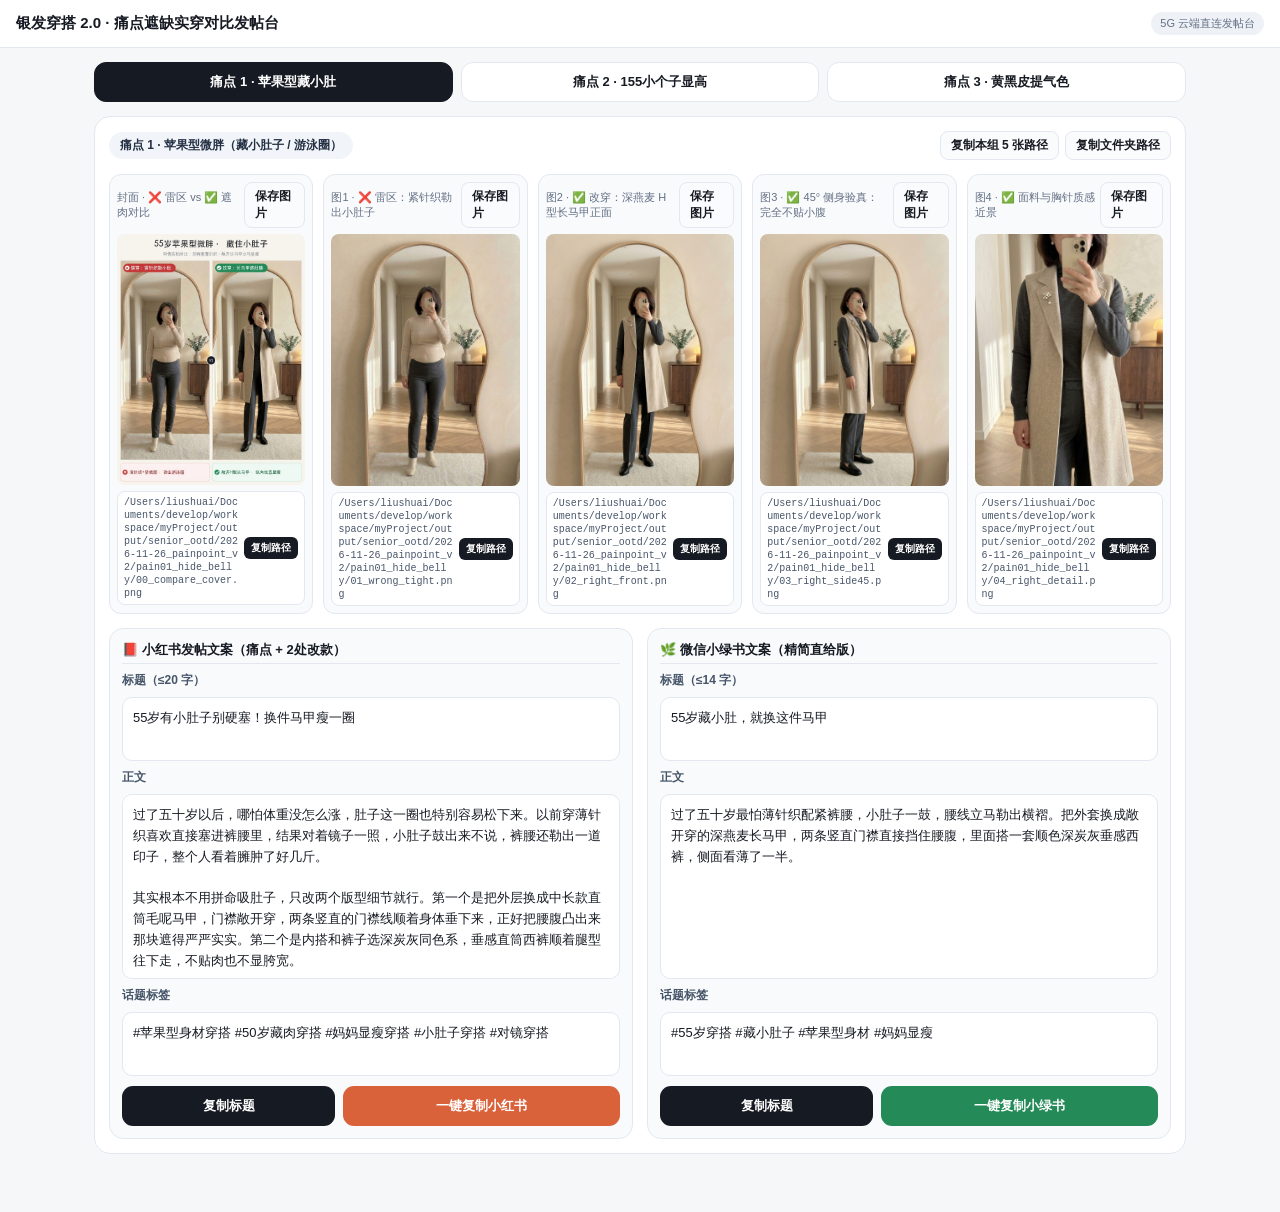
<file: ootd-v2-6m9k3p4x/index.html>
<!doctype html>
<html lang="zh-CN">
<head>
<meta charset="utf-8">
<meta name="viewport" content="width=device-width,initial-scale=1,maximum-scale=1,user-scalable=no">
<meta name="robots" content="noindex,nofollow">
<title>银发穿搭 2.0 · 真实身材痛点对比发帖台</title>
<style>
:root{--bg:#F6F7F9;--card:#fff;--ink:#161A22;--muted:#647084;--line:#E3E8F0;--warm:#D9623B;--green:#238A58}
*{box-sizing:border-box;-webkit-tap-highlight-color:transparent}
body{margin:0;font-family:-apple-system,BlinkMacSystemFont,"PingFang SC",sans-serif;background:var(--bg);color:var(--ink);padding-bottom:44px}
header{position:sticky;top:0;z-index:30;background:rgba(255,255,255,.95);backdrop-filter:blur(10px);border-bottom:1px solid var(--line);padding:12px 16px;display:flex;align-items:center;justify-content:space-between;gap:10px}
h1{margin:0;font-size:15px;font-weight:700}
.mode{font-size:11px;color:var(--muted);background:#EEF2F7;padding:4px 9px;border-radius:999px;white-space:nowrap}
main{max-width:1120px;margin:0 auto;padding:14px;display:flex;flex-direction:column;gap:14px}
.tabs{display:grid;grid-template-columns:repeat(3,1fr);gap:8px}
.tab{border:1px solid var(--line);background:#fff;color:var(--ink);padding:10px 8px;border-radius:12px;font-size:13px;font-weight:700;cursor:pointer}
.tab.active{background:var(--ink);color:#fff;border-color:var(--ink)}
.view{display:none;flex-direction:column;gap:14px}
.view.active{display:flex}
.card{background:var(--card);border:1px solid var(--line);border-radius:16px;padding:14px;display:flex;flex-direction:column;gap:14px}
.card-head{display:flex;justify-content:space-between;align-items:center;flex-wrap:wrap;gap:8px}
.head-actions{display:flex;flex-wrap:wrap;gap:6px;align-items:center}
.badge{font-size:12px;font-weight:700;background:#F1F4F9;color:#243044;padding:5px 11px;border-radius:999px}
.dl{text-decoration:none;font-size:12px;font-weight:600;color:var(--ink);border:1px solid var(--line);padding:5px 10px;border-radius:8px;background:#FAFBFC;cursor:pointer;font-family:inherit}
.grid5{display:grid;grid-template-columns:repeat(2,1fr);gap:10px}
.cover-card{grid-column:span 2;border-color:#F2C5B5;background:#FFF9F6}
@media(min-width:860px){.grid5{grid-template-columns:repeat(5,1fr)}.cover-card{grid-column:span 1}}
.img-item{background:#F8FAFC;border:1px solid var(--line);border-radius:12px;padding:7px;display:flex;flex-direction:column;gap:6px}
.img-bar{display:flex;justify-content:space-between;align-items:center;font-size:11px;color:var(--muted);gap:4px}
.img-item img{width:100%;border-radius:8px;display:block;-webkit-touch-callout:default}
.path-box{display:flex;align-items:center;gap:5px;background:#fff;border:1px solid var(--line);border-radius:8px;padding:4px 6px}
.path-txt{flex:1;min-width:0;font-family:ui-monospace,SFMono-Regular,Menlo,monospace;font-size:10px;color:#475569;word-break:break-all;line-height:1.3;user-select:all}
.copy-mini{flex-shrink:0;border:0;background:#161A22;color:#fff;font-size:10px;font-weight:600;padding:4px 7px;border-radius:6px;cursor:pointer}
.copy-grid{display:grid;grid-template-columns:1fr;gap:14px}
@media(min-width:820px){.copy-grid{grid-template-columns:1fr 1fr}}
.copy-col{background:#F8FAFC;border:1px solid var(--line);border-radius:14px;padding:12px;display:flex;flex-direction:column;gap:8px}
.col-title{font-size:13px;font-weight:700;color:var(--ink);padding-bottom:4px;border-bottom:1px solid var(--line)}
label{font-size:12px;font-weight:700;color:#475569}
.box{width:100%;border:1px solid var(--line);border-radius:10px;padding:10px;font-family:inherit;font-size:13px;line-height:1.6;color:var(--ink);background:#fff;resize:none}
.box.short{min-height:44px}
.box.tall{min-height:185px}
.btn-row{display:grid;grid-template-columns:1fr 1.3fr;gap:8px;margin-top:2px}
.btn{width:100%;border:0;border-radius:11px;padding:11px 10px;font-size:13px;font-weight:700;cursor:pointer}
.btn.dark{background:var(--ink);color:#fff}
.btn.warm{background:var(--warm);color:#fff}
.btn.green{background:var(--green);color:#fff}
.toast{position:fixed;bottom:24px;left:50%;transform:translateX(-50%);background:rgba(22,26,34,.92);color:#fff;padding:9px 18px;border-radius:999px;font-size:13px;font-weight:600;opacity:0;transition:opacity .18s;pointer-events:none;z-index:99}
.toast.show{opacity:1}
</style>
</head>
<body>
<header>
  <h1>银发穿搭 2.0 · 痛点遮缺实穿对比发帖台</h1>
  <span class="mode">5G 云端直连发帖台</span>
</header>
<main>
  <div class="tabs"><button class="tab active" onclick="showSet('pain01', this)">痛点 1 · 苹果型藏小肚</button><button class="tab" onclick="showSet('pain02', this)">痛点 2 · 155小个子显高</button><button class="tab" onclick="showSet('pain03', this)">痛点 3 · 黄黑皮提气色</button></div>
  <section class="view active" id="view-pain01"><div class="card"><div class="card-head"><span class="badge">痛点 1 · 苹果型微胖（藏小肚子 / 游泳圈）</span><div class="head-actions"><button type="button" class="dl" data-copy="/Users/liushuai/Documents/develop/workspace/myProject/output/senior_ootd/2026-11-26_painpoint_v2/pain01_hide_belly/00_compare_cover.png
/Users/liushuai/Documents/develop/workspace/myProject/output/senior_ootd/2026-11-26_painpoint_v2/pain01_hide_belly/01_wrong_tight.png
/Users/liushuai/Documents/develop/workspace/myProject/output/senior_ootd/2026-11-26_painpoint_v2/pain01_hide_belly/02_right_front.png
/Users/liushuai/Documents/develop/workspace/myProject/output/senior_ootd/2026-11-26_painpoint_v2/pain01_hide_belly/03_right_side45.png
/Users/liushuai/Documents/develop/workspace/myProject/output/senior_ootd/2026-11-26_painpoint_v2/pain01_hide_belly/04_right_detail.png" onclick="copyBtn(this,'本组 5 张全部路径')">复制本组 5 张路径</button><button type="button" class="dl" data-copy="/Users/liushuai/Documents/develop/workspace/myProject/output/senior_ootd/2026-11-26_painpoint_v2/pain01_hide_belly" onclick="copyBtn(this,'文件夹路径')">复制文件夹路径</button></div></div><div class="grid5"><div class="img-item cover-card"><div class="img-bar"><span>封面 · ❌ 雷区 vs ✅ 遮肉对比</span><a class="dl" href="./img/pain01_hide_belly/00_compare_cover.jpg" download="pain01_hide_belly_00_compare_cover.jpg">保存图片</a></div><img src="./img/pain01_hide_belly/00_compare_cover.jpg" onerror="if(!this.dataset.fb){this.dataset.fb=1;this.src='https://gcore.jsdelivr.net/gh/lsqingfeng/blog-images@main/ootd-v2-6m9k3p4x/img/pain01_hide_belly/00_compare_cover.jpg';}" alt="55岁有小肚子别硬塞！换件马甲瘦一圈 封面 · ❌ 雷区 vs ✅ 遮肉对比" loading="lazy"><div class="path-box"><code class="path-txt" title="/Users/liushuai/Documents/develop/workspace/myProject/output/senior_ootd/2026-11-26_painpoint_v2/pain01_hide_belly/00_compare_cover.png">/Users/liushuai/Documents/develop/workspace/myProject/output/senior_ootd/2026-11-26_painpoint_v2/pain01_hide_belly/00_compare_cover.png</code><button type="button" class="copy-mini" data-copy="/Users/liushuai/Documents/develop/workspace/myProject/output/senior_ootd/2026-11-26_painpoint_v2/pain01_hide_belly/00_compare_cover.png" onclick="copyBtn(this,'图0路径')">复制路径</button></div></div><div class="img-item"><div class="img-bar"><span>图1 · ❌ 雷区：紧针织勒出小肚子</span><a class="dl" href="./img/pain01_hide_belly/01_wrong_tight.jpg" download="pain01_hide_belly_01_wrong_tight.jpg">保存图片</a></div><img src="./img/pain01_hide_belly/01_wrong_tight.jpg" onerror="if(!this.dataset.fb){this.dataset.fb=1;this.src='https://gcore.jsdelivr.net/gh/lsqingfeng/blog-images@main/ootd-v2-6m9k3p4x/img/pain01_hide_belly/01_wrong_tight.jpg';}" alt="55岁有小肚子别硬塞！换件马甲瘦一圈 图1 · ❌ 雷区：紧针织勒出小肚子" loading="lazy"><div class="path-box"><code class="path-txt" title="/Users/liushuai/Documents/develop/workspace/myProject/output/senior_ootd/2026-11-26_painpoint_v2/pain01_hide_belly/01_wrong_tight.png">/Users/liushuai/Documents/develop/workspace/myProject/output/senior_ootd/2026-11-26_painpoint_v2/pain01_hide_belly/01_wrong_tight.png</code><button type="button" class="copy-mini" data-copy="/Users/liushuai/Documents/develop/workspace/myProject/output/senior_ootd/2026-11-26_painpoint_v2/pain01_hide_belly/01_wrong_tight.png" onclick="copyBtn(this,'图1路径')">复制路径</button></div></div><div class="img-item"><div class="img-bar"><span>图2 · ✅ 改穿：深燕麦 H 型长马甲正面</span><a class="dl" href="./img/pain01_hide_belly/02_right_front.jpg" download="pain01_hide_belly_02_right_front.jpg">保存图片</a></div><img src="./img/pain01_hide_belly/02_right_front.jpg" onerror="if(!this.dataset.fb){this.dataset.fb=1;this.src='https://gcore.jsdelivr.net/gh/lsqingfeng/blog-images@main/ootd-v2-6m9k3p4x/img/pain01_hide_belly/02_right_front.jpg';}" alt="55岁有小肚子别硬塞！换件马甲瘦一圈 图2 · ✅ 改穿：深燕麦 H 型长马甲正面" loading="lazy"><div class="path-box"><code class="path-txt" title="/Users/liushuai/Documents/develop/workspace/myProject/output/senior_ootd/2026-11-26_painpoint_v2/pain01_hide_belly/02_right_front.png">/Users/liushuai/Documents/develop/workspace/myProject/output/senior_ootd/2026-11-26_painpoint_v2/pain01_hide_belly/02_right_front.png</code><button type="button" class="copy-mini" data-copy="/Users/liushuai/Documents/develop/workspace/myProject/output/senior_ootd/2026-11-26_painpoint_v2/pain01_hide_belly/02_right_front.png" onclick="copyBtn(this,'图2路径')">复制路径</button></div></div><div class="img-item"><div class="img-bar"><span>图3 · ✅ 45° 侧身验真：完全不贴小腹</span><a class="dl" href="./img/pain01_hide_belly/03_right_side45.jpg" download="pain01_hide_belly_03_right_side45.jpg">保存图片</a></div><img src="./img/pain01_hide_belly/03_right_side45.jpg" onerror="if(!this.dataset.fb){this.dataset.fb=1;this.src='https://gcore.jsdelivr.net/gh/lsqingfeng/blog-images@main/ootd-v2-6m9k3p4x/img/pain01_hide_belly/03_right_side45.jpg';}" alt="55岁有小肚子别硬塞！换件马甲瘦一圈 图3 · ✅ 45° 侧身验真：完全不贴小腹" loading="lazy"><div class="path-box"><code class="path-txt" title="/Users/liushuai/Documents/develop/workspace/myProject/output/senior_ootd/2026-11-26_painpoint_v2/pain01_hide_belly/03_right_side45.png">/Users/liushuai/Documents/develop/workspace/myProject/output/senior_ootd/2026-11-26_painpoint_v2/pain01_hide_belly/03_right_side45.png</code><button type="button" class="copy-mini" data-copy="/Users/liushuai/Documents/develop/workspace/myProject/output/senior_ootd/2026-11-26_painpoint_v2/pain01_hide_belly/03_right_side45.png" onclick="copyBtn(this,'图3路径')">复制路径</button></div></div><div class="img-item"><div class="img-bar"><span>图4 · ✅ 面料与胸针质感近景</span><a class="dl" href="./img/pain01_hide_belly/04_right_detail.jpg" download="pain01_hide_belly_04_right_detail.jpg">保存图片</a></div><img src="./img/pain01_hide_belly/04_right_detail.jpg" onerror="if(!this.dataset.fb){this.dataset.fb=1;this.src='https://gcore.jsdelivr.net/gh/lsqingfeng/blog-images@main/ootd-v2-6m9k3p4x/img/pain01_hide_belly/04_right_detail.jpg';}" alt="55岁有小肚子别硬塞！换件马甲瘦一圈 图4 · ✅ 面料与胸针质感近景" loading="lazy"><div class="path-box"><code class="path-txt" title="/Users/liushuai/Documents/develop/workspace/myProject/output/senior_ootd/2026-11-26_painpoint_v2/pain01_hide_belly/04_right_detail.png">/Users/liushuai/Documents/develop/workspace/myProject/output/senior_ootd/2026-11-26_painpoint_v2/pain01_hide_belly/04_right_detail.png</code><button type="button" class="copy-mini" data-copy="/Users/liushuai/Documents/develop/workspace/myProject/output/senior_ootd/2026-11-26_painpoint_v2/pain01_hide_belly/04_right_detail.png" onclick="copyBtn(this,'图4路径')">复制路径</button></div></div></div><div class="copy-grid"><div class="copy-col"><div class="col-title">📕 小红书发帖文案（痛点 + 2处改款）</div><label>标题（≤20 字）</label><textarea class="box short" id="xt-pain01" readonly>55岁有小肚子别硬塞！换件马甲瘦一圈</textarea><label>正文</label><textarea class="box tall" id="xb-pain01" readonly>过了五十岁以后，哪怕体重没怎么涨，肚子这一圈也特别容易松下来。以前穿薄针织喜欢直接塞进裤腰里，结果对着镜子一照，小肚子鼓出来不说，裤腰还勒出一道印子，整个人看着臃肿了好几斤。

其实根本不用拼命吸肚子，只改两个版型细节就行。第一个是把外层换成中长款直筒毛呢马甲，门襟敞开穿，两条竖直的门襟线顺着身体垂下来，正好把腰腹凸出来那块遮得严严实实。第二个是内搭和裤子选深炭灰同色系，垂感直筒西裤顺着腿型往下走，不贴肉也不显胯宽。

平时出门买菜或者约朋友喝茶，别在马甲上扣扣子，别一枚素净的小胸针就能压住质感。试完这身站在镜子前，侧过身看腰腹完全不显厚，整个人利落不少。</textarea><label>话题标签</label><textarea class="box short" id="xg-pain01" readonly>#苹果型身材穿搭 #50岁藏肉穿搭 #妈妈显瘦穿搭 #小肚子穿搭 #对镜穿搭</textarea><div class="btn-row"><button class="btn dark" onclick="copyEl('xt-pain01','小红书标题')">复制标题</button><button class="btn warm" onclick="copyEl('xall-pain01','小红书全套')">一键复制小红书</button></div><textarea style="display:none" id="xall-pain01" readonly>55岁有小肚子别硬塞！换件马甲瘦一圈

过了五十岁以后，哪怕体重没怎么涨，肚子这一圈也特别容易松下来。以前穿薄针织喜欢直接塞进裤腰里，结果对着镜子一照，小肚子鼓出来不说，裤腰还勒出一道印子，整个人看着臃肿了好几斤。

其实根本不用拼命吸肚子，只改两个版型细节就行。第一个是把外层换成中长款直筒毛呢马甲，门襟敞开穿，两条竖直的门襟线顺着身体垂下来，正好把腰腹凸出来那块遮得严严实实。第二个是内搭和裤子选深炭灰同色系，垂感直筒西裤顺着腿型往下走，不贴肉也不显胯宽。

平时出门买菜或者约朋友喝茶，别在马甲上扣扣子，别一枚素净的小胸针就能压住质感。试完这身站在镜子前，侧过身看腰腹完全不显厚，整个人利落不少。

#苹果型身材穿搭 #50岁藏肉穿搭 #妈妈显瘦穿搭 #小肚子穿搭 #对镜穿搭</textarea></div><div class="copy-col"><div class="col-title">🌿 微信小绿书文案（精简直给版）</div><label>标题（≤14 字）</label><textarea class="box short" id="wt-pain01" readonly>55岁藏小肚，就换这件马甲</textarea><label>正文</label><textarea class="box tall" id="wb-pain01" readonly>过了五十岁最怕薄针织配紧裤腰，小肚子一鼓，腰线立马勒出横褶。把外套换成敞开穿的深燕麦长马甲，两条竖直门襟直接挡住腰腹，里面搭一套顺色深炭灰垂感西裤，侧面看薄了一半。</textarea><label>话题标签</label><textarea class="box short" id="wg-pain01" readonly>#55岁穿搭 #藏小肚子 #苹果型身材 #妈妈显瘦</textarea><div class="btn-row"><button class="btn dark" onclick="copyEl('wt-pain01','小绿书标题')">复制标题</button><button class="btn green" onclick="copyEl('wall-pain01','小绿书全套')">一键复制小绿书</button></div><textarea style="display:none" id="wall-pain01" readonly>55岁藏小肚，就换这件马甲

过了五十岁最怕薄针织配紧裤腰，小肚子一鼓，腰线立马勒出横褶。把外套换成敞开穿的深燕麦长马甲，两条竖直门襟直接挡住腰腹，里面搭一套顺色深炭灰垂感西裤，侧面看薄了一半。

#55岁穿搭 #藏小肚子 #苹果型身材 #妈妈显瘦</textarea></div></div></div></section><section class="view" id="view-pain02"><div class="card"><div class="card-head"><span class="badge">痛点 2 · 155 小个子（冬装不压身高显腿长）</span><div class="head-actions"><button type="button" class="dl" data-copy="/Users/liushuai/Documents/develop/workspace/myProject/output/senior_ootd/2026-11-26_painpoint_v2/pain02_petite_tall/00_compare_cover.png
/Users/liushuai/Documents/develop/workspace/myProject/output/senior_ootd/2026-11-26_painpoint_v2/pain02_petite_tall/01_wrong_long.png
/Users/liushuai/Documents/develop/workspace/myProject/output/senior_ootd/2026-11-26_painpoint_v2/pain02_petite_tall/02_right_front.png
/Users/liushuai/Documents/develop/workspace/myProject/output/senior_ootd/2026-11-26_painpoint_v2/pain02_petite_tall/03_right_walk.png
/Users/liushuai/Documents/develop/workspace/myProject/output/senior_ootd/2026-11-26_painpoint_v2/pain02_petite_tall/04_right_detail.png" onclick="copyBtn(this,'本组 5 张全部路径')">复制本组 5 张路径</button><button type="button" class="dl" data-copy="/Users/liushuai/Documents/develop/workspace/myProject/output/senior_ootd/2026-11-26_painpoint_v2/pain02_petite_tall" onclick="copyBtn(this,'文件夹路径')">复制文件夹路径</button></div></div><div class="grid5"><div class="img-item cover-card"><div class="img-bar"><span>封面 · ❌ 压身高 vs ✅ 显腿长对比</span><a class="dl" href="./img/pain02_petite_tall/00_compare_cover.jpg" download="pain02_petite_tall_00_compare_cover.jpg">保存图片</a></div><img src="./img/pain02_petite_tall/00_compare_cover.jpg" onerror="if(!this.dataset.fb){this.dataset.fb=1;this.src='https://gcore.jsdelivr.net/gh/lsqingfeng/blog-images@main/ootd-v2-6m9k3p4x/img/pain02_petite_tall/00_compare_cover.jpg';}" alt="155小个子别穿肥长衣！短一截真显高 封面 · ❌ 压身高 vs ✅ 显腿长对比" loading="lazy"><div class="path-box"><code class="path-txt" title="/Users/liushuai/Documents/develop/workspace/myProject/output/senior_ootd/2026-11-26_painpoint_v2/pain02_petite_tall/00_compare_cover.png">/Users/liushuai/Documents/develop/workspace/myProject/output/senior_ootd/2026-11-26_painpoint_v2/pain02_petite_tall/00_compare_cover.png</code><button type="button" class="copy-mini" data-copy="/Users/liushuai/Documents/develop/workspace/myProject/output/senior_ootd/2026-11-26_painpoint_v2/pain02_petite_tall/00_compare_cover.png" onclick="copyBtn(this,'图0路径')">复制路径</button></div></div><div class="img-item"><div class="img-bar"><span>图1 · ❌ 雷区：肥长羽绒压成五五分</span><a class="dl" href="./img/pain02_petite_tall/01_wrong_long.jpg" download="pain02_petite_tall_01_wrong_long.jpg">保存图片</a></div><img src="./img/pain02_petite_tall/01_wrong_long.jpg" onerror="if(!this.dataset.fb){this.dataset.fb=1;this.src='https://gcore.jsdelivr.net/gh/lsqingfeng/blog-images@main/ootd-v2-6m9k3p4x/img/pain02_petite_tall/01_wrong_long.jpg';}" alt="155小个子别穿肥长衣！短一截真显高 图1 · ❌ 雷区：肥长羽绒压成五五分" loading="lazy"><div class="path-box"><code class="path-txt" title="/Users/liushuai/Documents/develop/workspace/myProject/output/senior_ootd/2026-11-26_painpoint_v2/pain02_petite_tall/01_wrong_long.png">/Users/liushuai/Documents/develop/workspace/myProject/output/senior_ootd/2026-11-26_painpoint_v2/pain02_petite_tall/01_wrong_long.png</code><button type="button" class="copy-mini" data-copy="/Users/liushuai/Documents/develop/workspace/myProject/output/senior_ootd/2026-11-26_painpoint_v2/pain02_petite_tall/01_wrong_long.png" onclick="copyBtn(this,'图1路径')">复制路径</button></div></div><div class="img-item"><div class="img-bar"><span>图2 · ✅ 改穿：米白小香风短夹克正面</span><a class="dl" href="./img/pain02_petite_tall/02_right_front.jpg" download="pain02_petite_tall_02_right_front.jpg">保存图片</a></div><img src="./img/pain02_petite_tall/02_right_front.jpg" onerror="if(!this.dataset.fb){this.dataset.fb=1;this.src='https://gcore.jsdelivr.net/gh/lsqingfeng/blog-images@main/ootd-v2-6m9k3p4x/img/pain02_petite_tall/02_right_front.jpg';}" alt="155小个子别穿肥长衣！短一截真显高 图2 · ✅ 改穿：米白小香风短夹克正面" loading="lazy"><div class="path-box"><code class="path-txt" title="/Users/liushuai/Documents/develop/workspace/myProject/output/senior_ootd/2026-11-26_painpoint_v2/pain02_petite_tall/02_right_front.png">/Users/liushuai/Documents/develop/workspace/myProject/output/senior_ootd/2026-11-26_painpoint_v2/pain02_petite_tall/02_right_front.png</code><button type="button" class="copy-mini" data-copy="/Users/liushuai/Documents/develop/workspace/myProject/output/senior_ootd/2026-11-26_painpoint_v2/pain02_petite_tall/02_right_front.png" onclick="copyBtn(this,'图2路径')">复制路径</button></div></div><div class="img-item"><div class="img-bar"><span>图3 · ✅ 步态侧面：微喇九分裤拉腿长</span><a class="dl" href="./img/pain02_petite_tall/03_right_walk.jpg" download="pain02_petite_tall_03_right_walk.jpg">保存图片</a></div><img src="./img/pain02_petite_tall/03_right_walk.jpg" onerror="if(!this.dataset.fb){this.dataset.fb=1;this.src='https://gcore.jsdelivr.net/gh/lsqingfeng/blog-images@main/ootd-v2-6m9k3p4x/img/pain02_petite_tall/03_right_walk.jpg';}" alt="155小个子别穿肥长衣！短一截真显高 图3 · ✅ 步态侧面：微喇九分裤拉腿长" loading="lazy"><div class="path-box"><code class="path-txt" title="/Users/liushuai/Documents/develop/workspace/myProject/output/senior_ootd/2026-11-26_painpoint_v2/pain02_petite_tall/03_right_walk.png">/Users/liushuai/Documents/develop/workspace/myProject/output/senior_ootd/2026-11-26_painpoint_v2/pain02_petite_tall/03_right_walk.png</code><button type="button" class="copy-mini" data-copy="/Users/liushuai/Documents/develop/workspace/myProject/output/senior_ootd/2026-11-26_painpoint_v2/pain02_petite_tall/03_right_walk.png" onclick="copyBtn(this,'图3路径')">复制路径</button></div></div><div class="img-item"><div class="img-bar"><span>图4 · ✅ 粗花呢纹理与高腰衔接细节</span><a class="dl" href="./img/pain02_petite_tall/04_right_detail.jpg" download="pain02_petite_tall_04_right_detail.jpg">保存图片</a></div><img src="./img/pain02_petite_tall/04_right_detail.jpg" onerror="if(!this.dataset.fb){this.dataset.fb=1;this.src='https://gcore.jsdelivr.net/gh/lsqingfeng/blog-images@main/ootd-v2-6m9k3p4x/img/pain02_petite_tall/04_right_detail.jpg';}" alt="155小个子别穿肥长衣！短一截真显高 图4 · ✅ 粗花呢纹理与高腰衔接细节" loading="lazy"><div class="path-box"><code class="path-txt" title="/Users/liushuai/Documents/develop/workspace/myProject/output/senior_ootd/2026-11-26_painpoint_v2/pain02_petite_tall/04_right_detail.png">/Users/liushuai/Documents/develop/workspace/myProject/output/senior_ootd/2026-11-26_painpoint_v2/pain02_petite_tall/04_right_detail.png</code><button type="button" class="copy-mini" data-copy="/Users/liushuai/Documents/develop/workspace/myProject/output/senior_ootd/2026-11-26_painpoint_v2/pain02_petite_tall/04_right_detail.png" onclick="copyBtn(this,'图4路径')">复制路径</button></div></div></div><div class="copy-grid"><div class="copy-col"><div class="col-title">📕 小红书发帖文案（痛点 + 2处改款）</div><label>标题（≤20 字）</label><textarea class="box short" id="xt-pain02" readonly>155小个子别穿肥长衣！短一截真显高</textarea><label>正文</label><textarea class="box tall" id="xb-pain02" readonly>一米五五左右的小个子妈妈，冬天最容易买错那种盖过小腿肚的肥长羽绒服。穿上去确实暖和，可镜子里一看，上半身被包裹得严严实实，底下只露一截笨重鞋头，整个人压成五五分，走起路来显得拖沓又没精神。

想穿出三七分比例，冬装只要调两个地方。第一是外套衣长卡在胯骨上方，换成米白色立领粗花呢短夹克，硬挺的织纹撑起肩背，腰线一下往上提了一截。第二是下装挑同色系奶杏高腰微喇九分裤，裤脚刚好露出一小截黑尖头短靴，脚背和腿连成一条线。

这套上短下长穿法不用踩高跷，低跟尖头短靴走一整天都不累脚。换完站在全身镜前面，不用踮脚也明显看着高挑利索。</textarea><label>话题标签</label><textarea class="box short" id="xg-pain02" readonly>#155小个子穿搭 #50岁小个子穿搭 #冬装显高技巧 #妈妈减龄穿搭 #小香风短外套</textarea><div class="btn-row"><button class="btn dark" onclick="copyEl('xt-pain02','小红书标题')">复制标题</button><button class="btn warm" onclick="copyEl('xall-pain02','小红书全套')">一键复制小红书</button></div><textarea style="display:none" id="xall-pain02" readonly>155小个子别穿肥长衣！短一截真显高

一米五五左右的小个子妈妈，冬天最容易买错那种盖过小腿肚的肥长羽绒服。穿上去确实暖和，可镜子里一看，上半身被包裹得严严实实，底下只露一截笨重鞋头，整个人压成五五分，走起路来显得拖沓又没精神。

想穿出三七分比例，冬装只要调两个地方。第一是外套衣长卡在胯骨上方，换成米白色立领粗花呢短夹克，硬挺的织纹撑起肩背，腰线一下往上提了一截。第二是下装挑同色系奶杏高腰微喇九分裤，裤脚刚好露出一小截黑尖头短靴，脚背和腿连成一条线。

这套上短下长穿法不用踩高跷，低跟尖头短靴走一整天都不累脚。换完站在全身镜前面，不用踮脚也明显看着高挑利索。

#155小个子穿搭 #50岁小个子穿搭 #冬装显高技巧 #妈妈减龄穿搭 #小香风短外套</textarea></div><div class="copy-col"><div class="col-title">🌿 微信小绿书文案（精简直给版）</div><label>标题（≤14 字）</label><textarea class="box short" id="wt-pain02" readonly>155小个子，别穿肥长外套</textarea><label>正文</label><textarea class="box tall" id="wb-pain02" readonly>一米五五穿盖过小腿肚的肥长羽绒服，照镜子直接压成五五分。把外套换成卡在胯上的米白粗花呢短夹克，再配一条奶杏高腰微喇九分裤和黑尖头低跟靴，腰线提上来，显高一大截。</textarea><label>话题标签</label><textarea class="box short" id="wg-pain02" readonly>#155小个子 #显高穿搭 #50岁穿搭 #短外套</textarea><div class="btn-row"><button class="btn dark" onclick="copyEl('wt-pain02','小绿书标题')">复制标题</button><button class="btn green" onclick="copyEl('wall-pain02','小绿书全套')">一键复制小绿书</button></div><textarea style="display:none" id="wall-pain02" readonly>155小个子，别穿肥长外套

一米五五穿盖过小腿肚的肥长羽绒服，照镜子直接压成五五分。把外套换成卡在胯上的米白粗花呢短夹克，再配一条奶杏高腰微喇九分裤和黑尖头低跟靴，腰线提上来，显高一大截。

#155小个子 #显高穿搭 #50岁穿搭 #短外套</textarea></div></div></div></section><section class="view" id="view-pain03"><div class="card"><div class="card-head"><span class="badge">痛点 3 · 黄黑皮（冬天穿深色告别暗沉老气）</span><div class="head-actions"><button type="button" class="dl" data-copy="/Users/liushuai/Documents/develop/workspace/myProject/output/senior_ootd/2026-11-26_painpoint_v2/pain03_brighten_skin/00_compare_cover.png
/Users/liushuai/Documents/develop/workspace/myProject/output/senior_ootd/2026-11-26_painpoint_v2/pain03_brighten_skin/01_wrong_dark.png
/Users/liushuai/Documents/develop/workspace/myProject/output/senior_ootd/2026-11-26_painpoint_v2/pain03_brighten_skin/02_right_front.png
/Users/liushuai/Documents/develop/workspace/myProject/output/senior_ootd/2026-11-26_painpoint_v2/pain03_brighten_skin/03_right_halfbody.png
/Users/liushuai/Documents/develop/workspace/myProject/output/senior_ootd/2026-11-26_painpoint_v2/pain03_brighten_skin/04_right_walk.png" onclick="copyBtn(this,'本组 5 张全部路径')">复制本组 5 张路径</button><button type="button" class="dl" data-copy="/Users/liushuai/Documents/develop/workspace/myProject/output/senior_ootd/2026-11-26_painpoint_v2/pain03_brighten_skin" onclick="copyBtn(this,'文件夹路径')">复制文件夹路径</button></div></div><div class="grid5"><div class="img-item cover-card"><div class="img-bar"><span>封面 · ❌ 沉闷显黄 vs ✅ 透亮提气色</span><a class="dl" href="./img/pain03_brighten_skin/00_compare_cover.jpg" download="pain03_brighten_skin_00_compare_cover.jpg">保存图片</a></div><img src="./img/pain03_brighten_skin/00_compare_cover.jpg" onerror="if(!this.dataset.fb){this.dataset.fb=1;this.src='https://gcore.jsdelivr.net/gh/lsqingfeng/blog-images@main/ootd-v2-6m9k3p4x/img/pain03_brighten_skin/00_compare_cover.jpg';}" alt="黄黑皮穿深色显老气？领口加两样立马亮 封面 · ❌ 沉闷显黄 vs ✅ 透亮提气色" loading="lazy"><div class="path-box"><code class="path-txt" title="/Users/liushuai/Documents/develop/workspace/myProject/output/senior_ootd/2026-11-26_painpoint_v2/pain03_brighten_skin/00_compare_cover.png">/Users/liushuai/Documents/develop/workspace/myProject/output/senior_ootd/2026-11-26_painpoint_v2/pain03_brighten_skin/00_compare_cover.png</code><button type="button" class="copy-mini" data-copy="/Users/liushuai/Documents/develop/workspace/myProject/output/senior_ootd/2026-11-26_painpoint_v2/pain03_brighten_skin/00_compare_cover.png" onclick="copyBtn(this,'图0路径')">复制路径</button></div></div><div class="img-item"><div class="img-bar"><span>图1 · ❌ 雷区：纯黑高领配暗灰显老</span><a class="dl" href="./img/pain03_brighten_skin/01_wrong_dark.jpg" download="pain03_brighten_skin_01_wrong_dark.jpg">保存图片</a></div><img src="./img/pain03_brighten_skin/01_wrong_dark.jpg" onerror="if(!this.dataset.fb){this.dataset.fb=1;this.src='https://gcore.jsdelivr.net/gh/lsqingfeng/blog-images@main/ootd-v2-6m9k3p4x/img/pain03_brighten_skin/01_wrong_dark.jpg';}" alt="黄黑皮穿深色显老气？领口加两样立马亮 图1 · ❌ 雷区：纯黑高领配暗灰显老" loading="lazy"><div class="path-box"><code class="path-txt" title="/Users/liushuai/Documents/develop/workspace/myProject/output/senior_ootd/2026-11-26_painpoint_v2/pain03_brighten_skin/01_wrong_dark.png">/Users/liushuai/Documents/develop/workspace/myProject/output/senior_ootd/2026-11-26_painpoint_v2/pain03_brighten_skin/01_wrong_dark.png</code><button type="button" class="copy-mini" data-copy="/Users/liushuai/Documents/develop/workspace/myProject/output/senior_ootd/2026-11-26_painpoint_v2/pain03_brighten_skin/01_wrong_dark.png" onclick="copyBtn(this,'图1路径')">复制路径</button></div></div><div class="img-item"><div class="img-bar"><span>图2 · ✅ 改穿：藏青大衣+白翻领+酒红围巾</span><a class="dl" href="./img/pain03_brighten_skin/02_right_front.jpg" download="pain03_brighten_skin_02_right_front.jpg">保存图片</a></div><img src="./img/pain03_brighten_skin/02_right_front.jpg" onerror="if(!this.dataset.fb){this.dataset.fb=1;this.src='https://gcore.jsdelivr.net/gh/lsqingfeng/blog-images@main/ootd-v2-6m9k3p4x/img/pain03_brighten_skin/02_right_front.jpg';}" alt="黄黑皮穿深色显老气？领口加两样立马亮 图2 · ✅ 改穿：藏青大衣+白翻领+酒红围巾" loading="lazy"><div class="path-box"><code class="path-txt" title="/Users/liushuai/Documents/develop/workspace/myProject/output/senior_ootd/2026-11-26_painpoint_v2/pain03_brighten_skin/02_right_front.png">/Users/liushuai/Documents/develop/workspace/myProject/output/senior_ootd/2026-11-26_painpoint_v2/pain03_brighten_skin/02_right_front.png</code><button type="button" class="copy-mini" data-copy="/Users/liushuai/Documents/develop/workspace/myProject/output/senior_ootd/2026-11-26_painpoint_v2/pain03_brighten_skin/02_right_front.png" onclick="copyBtn(this,'图2路径')">复制路径</button></div></div><div class="img-item"><div class="img-bar"><span>图3 · ✅ 半身提亮特写：颈部下颌显白</span><a class="dl" href="./img/pain03_brighten_skin/03_right_halfbody.jpg" download="pain03_brighten_skin_03_right_halfbody.jpg">保存图片</a></div><img src="./img/pain03_brighten_skin/03_right_halfbody.jpg" onerror="if(!this.dataset.fb){this.dataset.fb=1;this.src='https://gcore.jsdelivr.net/gh/lsqingfeng/blog-images@main/ootd-v2-6m9k3p4x/img/pain03_brighten_skin/03_right_halfbody.jpg';}" alt="黄黑皮穿深色显老气？领口加两样立马亮 图3 · ✅ 半身提亮特写：颈部下颌显白" loading="lazy"><div class="path-box"><code class="path-txt" title="/Users/liushuai/Documents/develop/workspace/myProject/output/senior_ootd/2026-11-26_painpoint_v2/pain03_brighten_skin/03_right_halfbody.png">/Users/liushuai/Documents/develop/workspace/myProject/output/senior_ootd/2026-11-26_painpoint_v2/pain03_brighten_skin/03_right_halfbody.png</code><button type="button" class="copy-mini" data-copy="/Users/liushuai/Documents/develop/workspace/myProject/output/senior_ootd/2026-11-26_painpoint_v2/pain03_brighten_skin/03_right_halfbody.png" onclick="copyBtn(this,'图3路径')">复制路径</button></div></div><div class="img-item"><div class="img-bar"><span>图4 · ✅ 全身走姿：干练减龄见亲家直接穿</span><a class="dl" href="./img/pain03_brighten_skin/04_right_walk.jpg" download="pain03_brighten_skin_04_right_walk.jpg">保存图片</a></div><img src="./img/pain03_brighten_skin/04_right_walk.jpg" onerror="if(!this.dataset.fb){this.dataset.fb=1;this.src='https://gcore.jsdelivr.net/gh/lsqingfeng/blog-images@main/ootd-v2-6m9k3p4x/img/pain03_brighten_skin/04_right_walk.jpg';}" alt="黄黑皮穿深色显老气？领口加两样立马亮 图4 · ✅ 全身走姿：干练减龄见亲家直接穿" loading="lazy"><div class="path-box"><code class="path-txt" title="/Users/liushuai/Documents/develop/workspace/myProject/output/senior_ootd/2026-11-26_painpoint_v2/pain03_brighten_skin/04_right_walk.png">/Users/liushuai/Documents/develop/workspace/myProject/output/senior_ootd/2026-11-26_painpoint_v2/pain03_brighten_skin/04_right_walk.png</code><button type="button" class="copy-mini" data-copy="/Users/liushuai/Documents/develop/workspace/myProject/output/senior_ootd/2026-11-26_painpoint_v2/pain03_brighten_skin/04_right_walk.png" onclick="copyBtn(this,'图4路径')">复制路径</button></div></div></div><div class="copy-grid"><div class="copy-col"><div class="col-title">📕 小红书发帖文案（痛点 + 2处改款）</div><label>标题（≤20 字）</label><textarea class="box short" id="xt-pain03" readonly>黄黑皮穿深色显老气？领口加两样立马亮</textarea><label>正文</label><textarea class="box tall" id="xb-pain03" readonly>冬天很多姐妹觉得深色耐脏显瘦，结果一件纯黑紧口高领毛衣套上深灰旧外套，往镜子前面一站，脸和脖子看着发黄发暗，整个人一下子老了好几岁。毛病出在领口一团死黑挨着脸，把光线全吸走了。

喜欢穿深色完全没问题，改好领口和肩头这两处细节就能翻身。第一是把外套换成正肩藏青双排扣西装大衣，敞怀穿出大V领，里面叠一件奶白色真丝衬衫并翻出领子，等于在脖子周围放了一块天然反光板。第二是在肩头松松搭一条酒红羊绒围巾，再戴一对小巧的珍珠耳钉，红润暖调把下颌线衬得特别透亮。

下身配一条燕麦色直筒毛呢裤和棕色短靴，走亲戚或者见亲家直接照搬这一身，端庄又不沉闷。</textarea><label>话题标签</label><textarea class="box short" id="xg-pain03" readonly>#黄黑皮冬装 #50岁显白穿搭 #妈妈气色穿搭 #深色大衣搭配 #冬季提亮技巧</textarea><div class="btn-row"><button class="btn dark" onclick="copyEl('xt-pain03','小红书标题')">复制标题</button><button class="btn warm" onclick="copyEl('xall-pain03','小红书全套')">一键复制小红书</button></div><textarea style="display:none" id="xall-pain03" readonly>黄黑皮穿深色显老气？领口加两样立马亮

冬天很多姐妹觉得深色耐脏显瘦，结果一件纯黑紧口高领毛衣套上深灰旧外套，往镜子前面一站，脸和脖子看着发黄发暗，整个人一下子老了好几岁。毛病出在领口一团死黑挨着脸，把光线全吸走了。

喜欢穿深色完全没问题，改好领口和肩头这两处细节就能翻身。第一是把外套换成正肩藏青双排扣西装大衣，敞怀穿出大V领，里面叠一件奶白色真丝衬衫并翻出领子，等于在脖子周围放了一块天然反光板。第二是在肩头松松搭一条酒红羊绒围巾，再戴一对小巧的珍珠耳钉，红润暖调把下颌线衬得特别透亮。

下身配一条燕麦色直筒毛呢裤和棕色短靴，走亲戚或者见亲家直接照搬这一身，端庄又不沉闷。

#黄黑皮冬装 #50岁显白穿搭 #妈妈气色穿搭 #深色大衣搭配 #冬季提亮技巧</textarea></div><div class="copy-col"><div class="col-title">🌿 微信小绿书文案（精简直给版）</div><label>标题（≤14 字）</label><textarea class="box short" id="wt-pain03" readonly>黄黑皮穿深色，领口加白翻领</textarea><label>正文</label><textarea class="box tall" id="wb-pain03" readonly>纯黑高领配深灰旧外套，最容易把黄黑皮衬得发暗显老。换一件正肩藏青大衣敞怀穿，里面叠奶白真丝衬衫露翻领，肩头搭条酒红羊绒围巾配珍珠耳钉，下颌和脖子立刻透亮起来。</textarea><label>话题标签</label><textarea class="box short" id="wg-pain03" readonly>#黄黑皮显白 #55岁穿搭 #冬装配色 #提气色</textarea><div class="btn-row"><button class="btn dark" onclick="copyEl('wt-pain03','小绿书标题')">复制标题</button><button class="btn green" onclick="copyEl('wall-pain03','小绿书全套')">一键复制小绿书</button></div><textarea style="display:none" id="wall-pain03" readonly>黄黑皮穿深色，领口加白翻领

纯黑高领配深灰旧外套，最容易把黄黑皮衬得发暗显老。换一件正肩藏青大衣敞怀穿，里面叠奶白真丝衬衫露翻领，肩头搭条酒红羊绒围巾配珍珠耳钉，下颌和脖子立刻透亮起来。

#黄黑皮显白 #55岁穿搭 #冬装配色 #提气色</textarea></div></div></div></section>
</main>
<div id="toast" class="toast">已复制</div>
<script>
function showSet(id,btn){document.querySelectorAll('.tab').forEach(b=>b.classList.remove('active'));btn.classList.add('active');document.querySelectorAll('.view').forEach(v=>v.classList.toggle('active',v.id==='view-'+id))}
function toast(m){const t=document.getElementById('toast');t.textContent=m;t.classList.add('show');setTimeout(()=>t.classList.remove('show'),1800)}
function legacyCopy(txt){const ta=document.createElement('textarea');ta.value=txt;ta.setAttribute('readonly','');ta.style.position='fixed';ta.style.top='0';ta.style.left='-9999px';document.body.appendChild(ta);ta.focus();ta.select();ta.setSelectionRange(0,txt.length);let ok=false;try{ok=document.execCommand('copy')}catch{}document.body.removeChild(ta);return ok}
function copyPlain(txt,l){if(legacyCopy(txt)){toast('已复制'+l);return}if(navigator.clipboard&&navigator.clipboard.writeText){navigator.clipboard.writeText(txt).then(()=>toast('已复制'+l),()=>toast('复制失败，请长按全选'))}else{toast('复制失败，请长按全选')}}
function copyBtn(el,l){copyPlain(el.getAttribute('data-copy')||'',l)}
function copyEl(id,l){copyPlain(document.getElementById(id).value,l)}
</script>
</body>
</html>
</file>
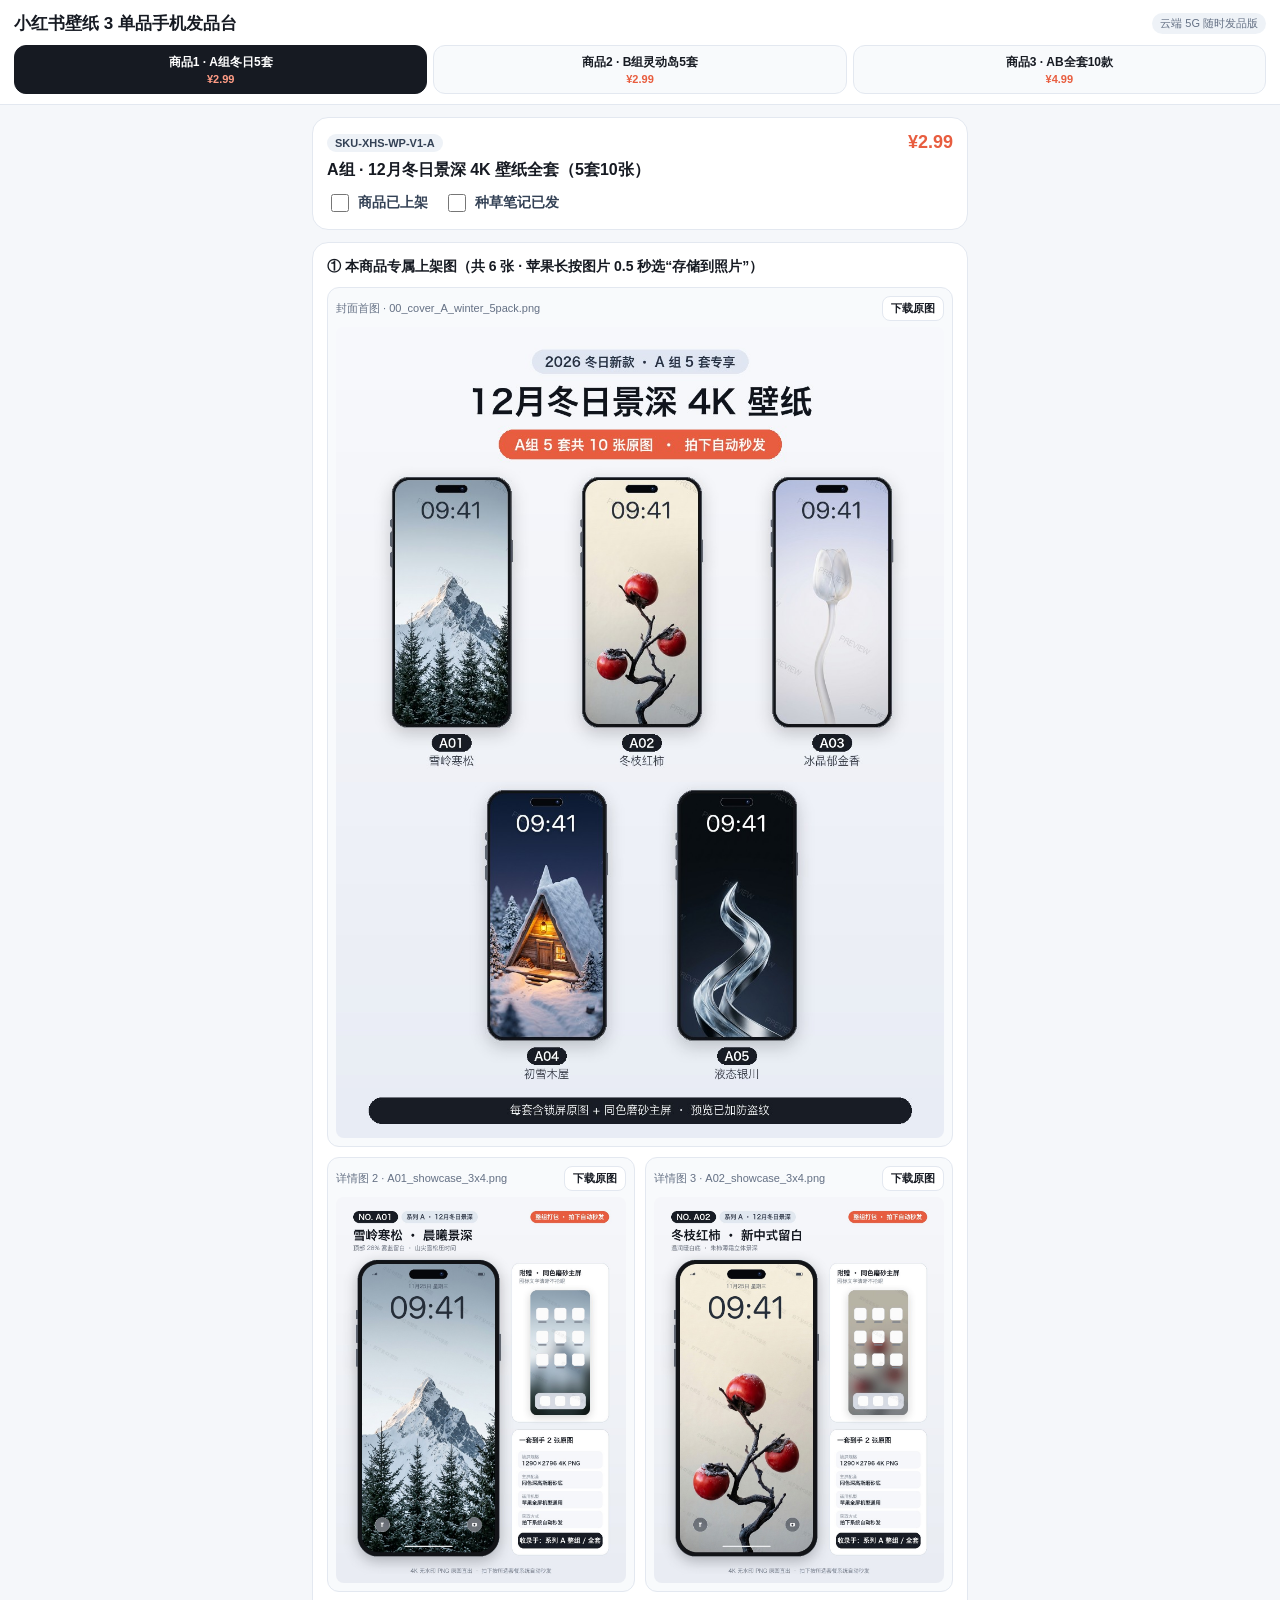
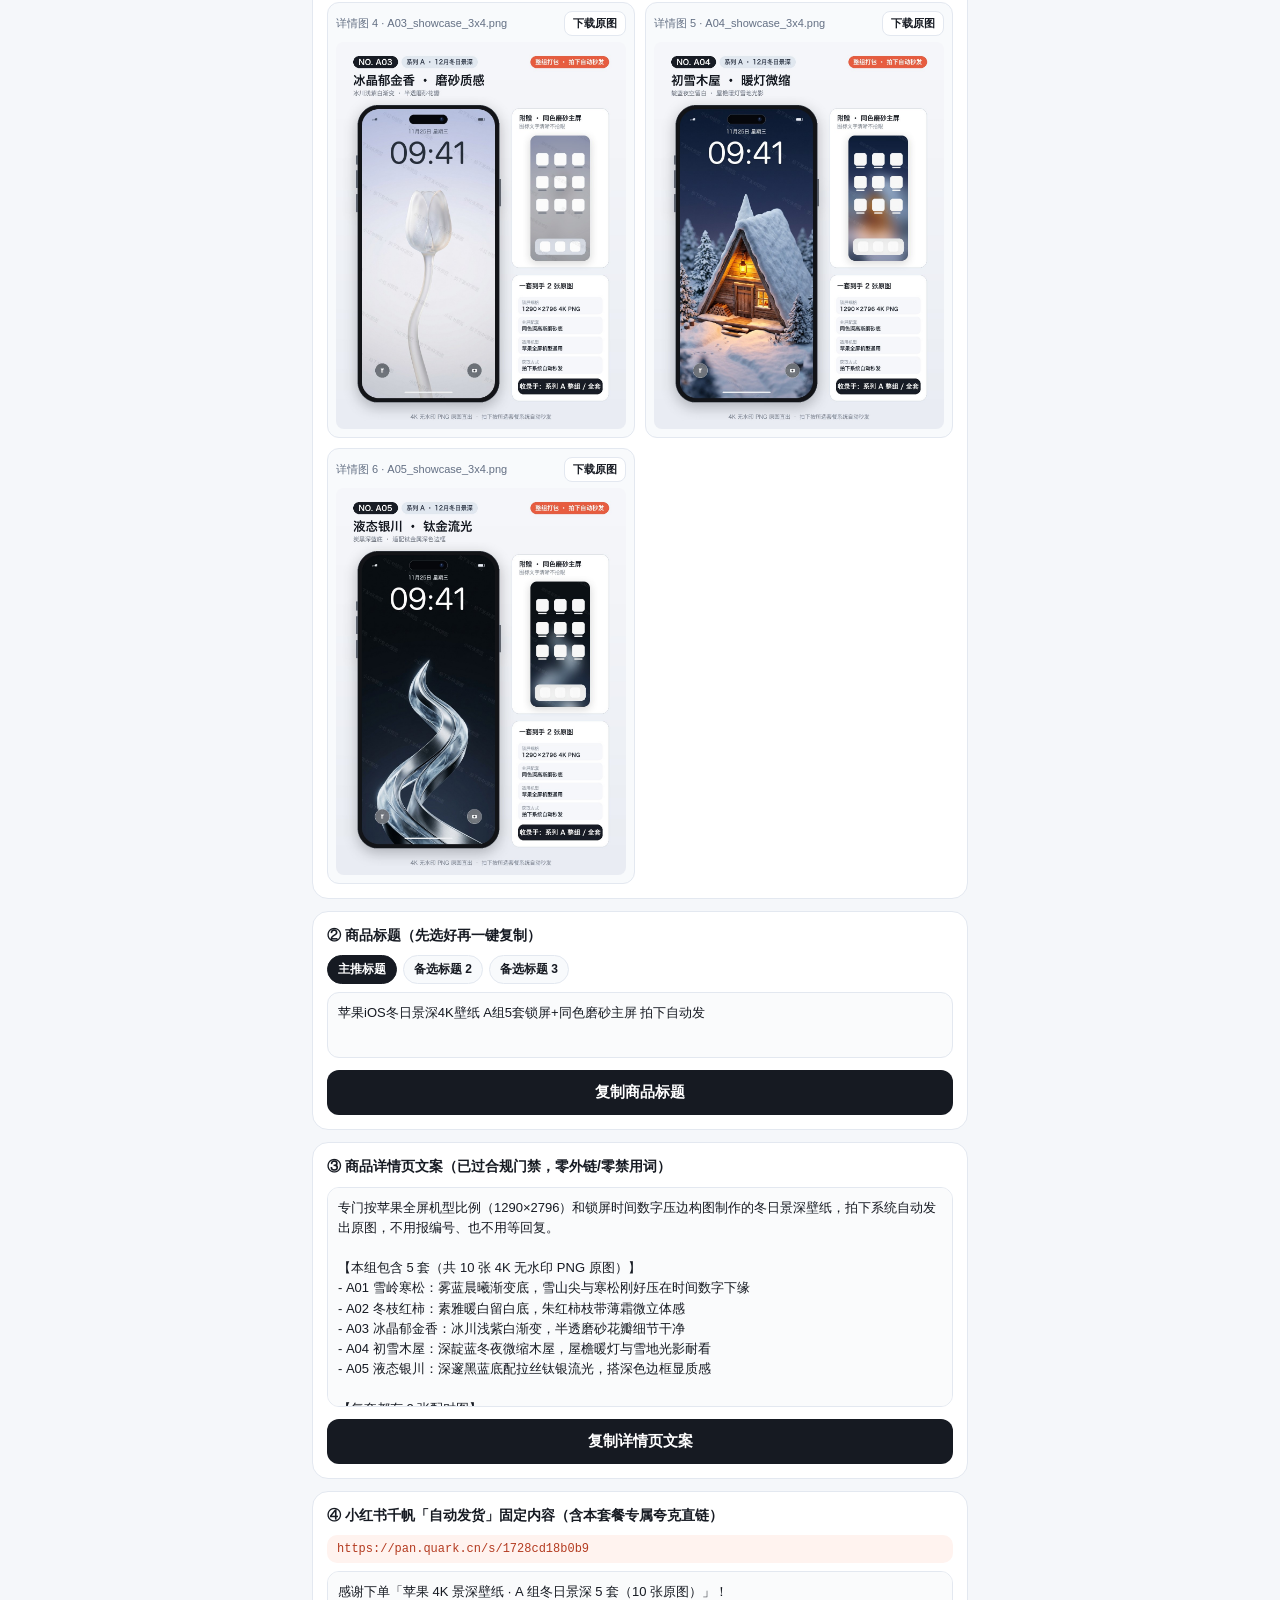
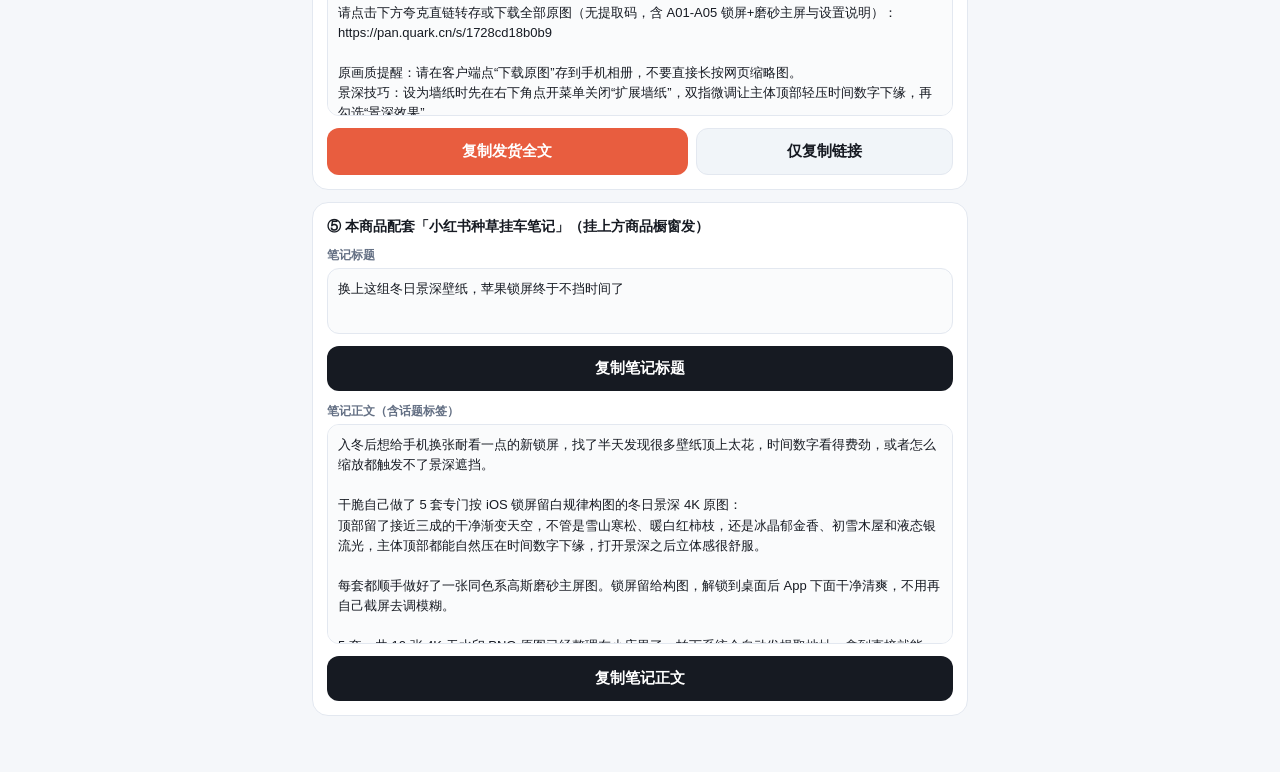
<file: xhs-wp-7k2m9q4v/index.html>
<!doctype html>
<html lang="zh-CN">
<head>
<meta charset="utf-8">
<meta name="viewport" content="width=device-width,initial-scale=1,maximum-scale=1,user-scalable=no">
<meta name="robots" content="noindex,nofollow">
<title>小红书壁纸 3 单品手机发品台</title>
<style>
  :root { --bg:#F5F7FA; --card:#FFFFFF; --ink:#161A22; --muted:#647084; --line:#E3E8F0; --accent:#E85D3F; }
  * { box-sizing:border-box; -webkit-tap-highlight-color:transparent; }
  body { margin:0; font-family:-apple-system,BlinkMacSystemFont,"PingFang SC",sans-serif; background:var(--bg); color:var(--ink); padding-bottom:44px; }
  header { position:sticky; top:0; z-index:30; background:rgba(255,255,255,0.96); backdrop-filter:blur(10px); border-bottom:1px solid var(--line); padding:12px 14px 10px; }
  .head-top { display:flex; align-items:center; justify-content:space-between; gap:8px; margin-bottom:10px; }
  h1 { margin:0; font-size:17px; font-weight:700; }
  .mode-pill { font-size:11px; color:var(--muted); background:#EEF2F7; padding:3px 8px; border-radius:999px; white-space:nowrap; }
  .tabs { display:grid; grid-template-columns:repeat(3,1fr); gap:6px; }
  .tab-btn { border:1px solid var(--line); background:#F8FAFC; color:var(--ink); border-radius:12px; padding:8px 4px; font-size:12px; font-weight:700; display:flex; flex-direction:column; align-items:center; gap:2px; cursor:pointer; }
  .tab-btn span { font-size:11px; color:var(--accent); font-weight:700; }
  .tab-btn.active { background:var(--ink); color:#fff; border-color:var(--ink); }
  .tab-btn.active span { color:#FF9C85; }
  main { max-width:680px; margin:0 auto; padding:12px; }
  .panel { display:none; flex-direction:column; gap:12px; }
  .panel.active { display:flex; }
  .summary-card, .step-card { background:var(--card); border:1px solid var(--line); border-radius:16px; padding:14px; }
  .sum-top { display:flex; justify-content:space-between; align-items:center; margin-bottom:6px; }
  .sku-tag { font-size:11px; font-weight:700; color:#334155; background:#EEF2F7; padding:3px 8px; border-radius:999px; }
  .price-tag { font-size:18px; font-weight:800; color:var(--accent); }
  .summary-card h2 { margin:0 0 10px; font-size:16px; line-height:1.4; }
  .check-row { display:flex; gap:16px; flex-wrap:wrap; }
  .chk { display:flex; align-items:center; gap:6px; font-size:14px; font-weight:600; color:#334155; }
  .chk input { width:18px; height:18px; accent-color:var(--ink); }
  .step-title { font-size:14px; font-weight:700; margin-bottom:10px; line-height:1.4; }
  .img-grid { display:grid; grid-template-columns:1fr 1fr; gap:10px; }
  .img-card { background:#F8FAFC; border:1px solid var(--line); border-radius:12px; padding:8px; display:flex; flex-direction:column; gap:6px; }
  .img-card:first-child { grid-column:1 / -1; }
  .img-head { display:flex; justify-content:space-between; align-items:center; gap:6px; font-size:11px; color:var(--muted); }
  .img-head span { overflow:hidden; text-overflow:ellipsis; white-space:nowrap; }
  .img-card img { width:100%; border-radius:8px; display:block; -webkit-touch-callout:default; }
  .mini-btn { flex-shrink:0; text-decoration:none; background:#fff; color:var(--ink); border:1px solid var(--line); border-radius:8px; padding:4px 8px; font-size:11px; font-weight:600; }
  .chips { display:flex; gap:6px; flex-wrap:wrap; margin-bottom:8px; }
  .chip { border:1px solid var(--line); background:#F8FAFC; color:var(--ink); padding:5px 10px; border-radius:999px; font-size:12px; font-weight:600; }
  .chip.on { background:var(--ink); color:#fff; border-color:var(--ink); }
  .box { width:100%; border:1px solid var(--line); border-radius:12px; padding:10px; font-family:inherit; font-size:13px; line-height:1.55; color:var(--ink); background:#FAFBFC; resize:none; }
  .box.short { min-height:66px; }
  .box.mid { min-height:145px; }
  .box.tall { min-height:220px; }
  .lbl { display:block; font-size:12px; color:var(--muted); font-weight:600; margin-bottom:4px; }
  .url-pill { font-family:ui-monospace,monospace; font-size:12px; background:#FFF3EF; color:#B43B20; padding:7px 10px; border-radius:10px; margin-bottom:8px; word-break:break-all; }
  .btn-row { display:grid; grid-template-columns:1.4fr 1fr; gap:8px; margin-top:8px; }
  .big-btn { width:100%; margin-top:8px; border:0; border-radius:12px; padding:13px 10px; font-size:15px; font-weight:700; cursor:pointer; }
  .btn-row .big-btn { margin-top:0; }
  .big-btn.dark { background:var(--ink); color:#fff; }
  .big-btn.orange { background:var(--accent); color:#fff; }
  .big-btn.ghost { background:#F1F5F9; color:var(--ink); border:1px solid var(--line); }
  .toast { position:fixed; bottom:24px; left:50%; transform:translateX(-50%); background:rgba(22,26,34,0.92); color:#fff; padding:10px 18px; border-radius:999px; font-size:13px; font-weight:600; opacity:0; transition:opacity .18s; pointer-events:none; z-index:99; white-space:nowrap; }
  .toast.show { opacity:1; }
</style>
</head>
<body>
<header>
  <div class="head-top">
    <h1>小红书壁纸 3 单品手机发品台</h1>
    <span class="mode-pill">云端 5G 随时发品版</span>
  </div>
  <div class="tabs"><button class="tab-btn active" data-tab="prod_a" onclick="switchTab('prod_a')">商品1 · A组冬日5套<span>¥2.99</span></button><button class="tab-btn" data-tab="prod_b" onclick="switchTab('prod_b')">商品2 · B组灵动岛5套<span>¥2.99</span></button><button class="tab-btn" data-tab="prod_ab" onclick="switchTab('prod_ab')">商品3 · AB全套10款<span>¥4.99</span></button></div>
</header>
<main>
            <section class="panel active" id="panel-prod_a">
              <div class="summary-card">
                <div class="sum-top">
                  <span class="sku-tag">SKU-XHS-WP-V1-A</span>
                  <span class="price-tag">¥2.99</span>
                </div>
                <h2>A组 · 12月冬日景深 4K 壁纸全套（5套10张）</h2>
                <div class="check-row">
                  <label class="chk"><input type="checkbox" onchange="toggleState('prod_a_shop', this.checked)" data-state="prod_a_shop"> 商品已上架</label>
                  <label class="chk"><input type="checkbox" onchange="toggleState('prod_a_note', this.checked)" data-state="prod_a_note"> 种草笔记已发</label>
                </div>
              </div>

              <div class="step-card">
                <div class="step-title">① 本商品专属上架图（共 6 张 · 苹果长按图片 0.5 秒选“存储到照片”）</div>
                <div class="img-grid">
                <div class="img-card">
                  <div class="img-head"><span>封面首图 · 00_cover_A_winter_5pack.png</span><a class="mini-btn" href="./img/a/00_cover_A_winter_5pack.jpg" download="00_cover_A_winter_5pack.jpg">下载原图</a></div>
                  <img src="./img/a/00_cover_A_winter_5pack.jpg" onerror="if(!this.dataset.fb){this.dataset.fb=1;this.src='https://gcore.jsdelivr.net/gh/lsqingfeng/blog-images@main/xhs-wp-7k2m9q4v/img/a/00_cover_A_winter_5pack.jpg';}" alt="00_cover_A_winter_5pack.png" loading="lazy">
                </div>
                <div class="img-card">
                  <div class="img-head"><span>详情图 2 · A01_showcase_3x4.png</span><a class="mini-btn" href="./img/a/A01_showcase_3x4.jpg" download="A01_showcase_3x4.jpg">下载原图</a></div>
                  <img src="./img/a/A01_showcase_3x4.jpg" onerror="if(!this.dataset.fb){this.dataset.fb=1;this.src='https://gcore.jsdelivr.net/gh/lsqingfeng/blog-images@main/xhs-wp-7k2m9q4v/img/a/A01_showcase_3x4.jpg';}" alt="A01_showcase_3x4.png" loading="lazy">
                </div>
                <div class="img-card">
                  <div class="img-head"><span>详情图 3 · A02_showcase_3x4.png</span><a class="mini-btn" href="./img/a/A02_showcase_3x4.jpg" download="A02_showcase_3x4.jpg">下载原图</a></div>
                  <img src="./img/a/A02_showcase_3x4.jpg" onerror="if(!this.dataset.fb){this.dataset.fb=1;this.src='https://gcore.jsdelivr.net/gh/lsqingfeng/blog-images@main/xhs-wp-7k2m9q4v/img/a/A02_showcase_3x4.jpg';}" alt="A02_showcase_3x4.png" loading="lazy">
                </div>
                <div class="img-card">
                  <div class="img-head"><span>详情图 4 · A03_showcase_3x4.png</span><a class="mini-btn" href="./img/a/A03_showcase_3x4.jpg" download="A03_showcase_3x4.jpg">下载原图</a></div>
                  <img src="./img/a/A03_showcase_3x4.jpg" onerror="if(!this.dataset.fb){this.dataset.fb=1;this.src='https://gcore.jsdelivr.net/gh/lsqingfeng/blog-images@main/xhs-wp-7k2m9q4v/img/a/A03_showcase_3x4.jpg';}" alt="A03_showcase_3x4.png" loading="lazy">
                </div>
                <div class="img-card">
                  <div class="img-head"><span>详情图 5 · A04_showcase_3x4.png</span><a class="mini-btn" href="./img/a/A04_showcase_3x4.jpg" download="A04_showcase_3x4.jpg">下载原图</a></div>
                  <img src="./img/a/A04_showcase_3x4.jpg" onerror="if(!this.dataset.fb){this.dataset.fb=1;this.src='https://gcore.jsdelivr.net/gh/lsqingfeng/blog-images@main/xhs-wp-7k2m9q4v/img/a/A04_showcase_3x4.jpg';}" alt="A04_showcase_3x4.png" loading="lazy">
                </div>
                <div class="img-card">
                  <div class="img-head"><span>详情图 6 · A05_showcase_3x4.png</span><a class="mini-btn" href="./img/a/A05_showcase_3x4.jpg" download="A05_showcase_3x4.jpg">下载原图</a></div>
                  <img src="./img/a/A05_showcase_3x4.jpg" onerror="if(!this.dataset.fb){this.dataset.fb=1;this.src='https://gcore.jsdelivr.net/gh/lsqingfeng/blog-images@main/xhs-wp-7k2m9q4v/img/a/A05_showcase_3x4.jpg';}" alt="A05_showcase_3x4.png" loading="lazy">
                </div></div>
              </div>

              <div class="step-card">
                <div class="step-title">② 商品标题（先选好再一键复制）</div>
                <div class="chips">
                  <button class="chip on" onclick="useTitle('prod_a', this)" data-title="苹果iOS冬日景深4K壁纸 A组5套锁屏+同色磨砂主屏 拍下自动发">主推标题</button>
                  <button class="chip" onclick="useTitle('prod_a', this)" data-title="12月冬日极简景深锁屏壁纸 苹果时间遮挡效果 5套10张4K原图">备选标题 2</button><button class="chip" onclick="useTitle('prod_a', this)" data-title="苹果手机4K冬日雪山红柿景深壁纸 含同色磨砂主屏 自动秒发">备选标题 3</button>
                </div>
                <textarea class="box short" id="title-prod_a" readonly>苹果iOS冬日景深4K壁纸 A组5套锁屏+同色磨砂主屏 拍下自动发</textarea>
                <button class="big-btn dark" onclick="copyField('title-prod_a', '商品标题')">复制商品标题</button>
              </div>

              <div class="step-card">
                <div class="step-title">③ 商品详情页文案（已过合规门禁，零外链/零禁用词）</div>
                <textarea class="box tall" id="detail-prod_a" readonly>专门按苹果全屏机型比例（1290×2796）和锁屏时间数字压边构图制作的冬日景深壁纸，拍下系统自动发出原图，不用报编号、也不用等回复。

【本组包含 5 套（共 10 张 4K 无水印 PNG 原图）】
- A01 雪岭寒松：雾蓝晨曦渐变底，雪山尖与寒松刚好压在时间数字下缘
- A02 冬枝红柿：素雅暖白留白底，朱红柿枝带薄霜微立体感
- A03 冰晶郁金香：冰川浅紫白渐变，半透磨砂花瓣细节干净
- A04 初雪木屋：深靛蓝冬夜微缩木屋，屋檐暖灯与雪地光影耐看
- A05 液态银川：深邃黑蓝底配拉丝钛银流光，搭深色边框显质感

【每套都有 2 张配对图】
1 张 4K 锁屏原图 + 1 张同色系高斯磨砂主屏图。锁屏看景深层次，解锁进桌面后图标下面干干净净不抢眼，省去自己调模糊。

【设置提示】
- 设为墙纸时先关闭“扩展墙纸”，双指微调让山尖或花枝轮廓落在时间数字下半边缘，右下角勾选“景深效果”即可（若主屏小组件挡住可先移除再试）。
- 虚拟数字图像拍下秒发后不支持退换，请看好预览图再下单。</textarea>
                <button class="big-btn dark" onclick="copyField('detail-prod_a', '商品详情文案')">复制详情页文案</button>
              </div>

              <div class="step-card">
                <div class="step-title">④ 小红书千帆「自动发货」固定内容（含本套餐专属夸克直链）</div>
                <div class="url-pill">https://pan.quark.cn/s/1728cd18b0b9</div>
                <textarea class="box mid" id="delivery-prod_a" readonly>感谢下单「苹果 4K 景深壁纸 · A 组冬日景深 5 套（10 张原图）」！
请点击下方夸克直链转存或下载全部原图（无提取码，含 A01-A05 锁屏+磨砂主屏与设置说明）：
https://pan.quark.cn/s/1728cd18b0b9

原画质提醒：请在客户端点“下载原图”存到手机相册，不要直接长按网页缩略图。
景深技巧：设为墙纸时先在右下角点开菜单关闭“扩展墙纸”，双指微调让主体顶部轻压时间数字下缘，再勾选“景深效果”。</textarea>
                <div class="btn-row">
                  <button class="big-btn orange" onclick="copyField('delivery-prod_a', '自动发货全文')">复制发货全文</button>
                  <button class="big-btn ghost" onclick="copyPlain('https://pan.quark.cn/s/1728cd18b0b9', '夸克直链')">仅复制链接</button>
                </div>
              </div>

              <div class="step-card">
                <div class="step-title">⑤ 本商品配套「小红书种草挂车笔记」（挂上方商品橱窗发）</div>
                <label class="lbl">笔记标题</label>
                <textarea class="box short" id="ntitle-prod_a" readonly>换上这组冬日景深壁纸，苹果锁屏终于不挡时间了</textarea>
                <button class="big-btn dark" onclick="copyField('ntitle-prod_a', '笔记标题')">复制笔记标题</button>
                <label class="lbl" style="margin-top:12px;">笔记正文（含话题标签）</label>
                <textarea class="box tall" id="nbody-prod_a" readonly>入冬后想给手机换张耐看一点的新锁屏，找了半天发现很多壁纸顶上太花，时间数字看得费劲，或者怎么缩放都触发不了景深遮挡。

干脆自己做了 5 套专门按 iOS 锁屏留白规律构图的冬日景深 4K 原图：
顶部留了接近三成的干净渐变天空，不管是雪山寒松、暖白红柿枝，还是冰晶郁金香、初雪木屋和液态银流光，主体顶部都能自然压在时间数字下缘，打开景深之后立体感很舒服。

每套都顺手做好了一张同色系高斯磨砂主屏图。锁屏留给构图，解锁到桌面后 App 下面干净清爽，不用再自己截屏去调模糊。

5 套一共 10 张 4K 无水印 PNG 原图已经整理在小店里了，拍下系统会自动发提取地址，拿到直接就能用。

#iPhone壁纸 #苹果锁屏壁纸 #景深壁纸 #冬日壁纸 #手机壁纸</textarea>
                <button class="big-btn dark" onclick="copyField('nbody-prod_a', '笔记正文')">复制笔记正文</button>
              </div>
            </section>
            <section class="panel" id="panel-prod_b">
              <div class="summary-card">
                <div class="sum-top">
                  <span class="sku-tag">SKU-XHS-WP-V1-B</span>
                  <span class="price-tag">¥2.99</span>
                </div>
                <h2>B组 · iOS 灵动岛互动 &amp; 暗夜机械 4K 壁纸（5套10张）</h2>
                <div class="check-row">
                  <label class="chk"><input type="checkbox" onchange="toggleState('prod_b_shop', this.checked)" data-state="prod_b_shop"> 商品已上架</label>
                  <label class="chk"><input type="checkbox" onchange="toggleState('prod_b_note', this.checked)" data-state="prod_b_note"> 种草笔记已发</label>
                </div>
              </div>

              <div class="step-card">
                <div class="step-title">① 本商品专属上架图（共 6 张 · 苹果长按图片 0.5 秒选“存储到照片”）</div>
                <div class="img-grid">
                <div class="img-card">
                  <div class="img-head"><span>封面首图 · 00_cover_B_island_5pack.png</span><a class="mini-btn" href="./img/b/00_cover_B_island_5pack.jpg" download="00_cover_B_island_5pack.jpg">下载原图</a></div>
                  <img src="./img/b/00_cover_B_island_5pack.jpg" onerror="if(!this.dataset.fb){this.dataset.fb=1;this.src='https://gcore.jsdelivr.net/gh/lsqingfeng/blog-images@main/xhs-wp-7k2m9q4v/img/b/00_cover_B_island_5pack.jpg';}" alt="00_cover_B_island_5pack.png" loading="lazy">
                </div>
                <div class="img-card">
                  <div class="img-head"><span>详情图 2 · B01_showcase_3x4.png</span><a class="mini-btn" href="./img/b/B01_showcase_3x4.jpg" download="B01_showcase_3x4.jpg">下载原图</a></div>
                  <img src="./img/b/B01_showcase_3x4.jpg" onerror="if(!this.dataset.fb){this.dataset.fb=1;this.src='https://gcore.jsdelivr.net/gh/lsqingfeng/blog-images@main/xhs-wp-7k2m9q4v/img/b/B01_showcase_3x4.jpg';}" alt="B01_showcase_3x4.png" loading="lazy">
                </div>
                <div class="img-card">
                  <div class="img-head"><span>详情图 3 · B02_showcase_3x4.png</span><a class="mini-btn" href="./img/b/B02_showcase_3x4.jpg" download="B02_showcase_3x4.jpg">下载原图</a></div>
                  <img src="./img/b/B02_showcase_3x4.jpg" onerror="if(!this.dataset.fb){this.dataset.fb=1;this.src='https://gcore.jsdelivr.net/gh/lsqingfeng/blog-images@main/xhs-wp-7k2m9q4v/img/b/B02_showcase_3x4.jpg';}" alt="B02_showcase_3x4.png" loading="lazy">
                </div>
                <div class="img-card">
                  <div class="img-head"><span>详情图 4 · B03_showcase_3x4.png</span><a class="mini-btn" href="./img/b/B03_showcase_3x4.jpg" download="B03_showcase_3x4.jpg">下载原图</a></div>
                  <img src="./img/b/B03_showcase_3x4.jpg" onerror="if(!this.dataset.fb){this.dataset.fb=1;this.src='https://gcore.jsdelivr.net/gh/lsqingfeng/blog-images@main/xhs-wp-7k2m9q4v/img/b/B03_showcase_3x4.jpg';}" alt="B03_showcase_3x4.png" loading="lazy">
                </div>
                <div class="img-card">
                  <div class="img-head"><span>详情图 5 · B04_showcase_3x4.png</span><a class="mini-btn" href="./img/b/B04_showcase_3x4.jpg" download="B04_showcase_3x4.jpg">下载原图</a></div>
                  <img src="./img/b/B04_showcase_3x4.jpg" onerror="if(!this.dataset.fb){this.dataset.fb=1;this.src='https://gcore.jsdelivr.net/gh/lsqingfeng/blog-images@main/xhs-wp-7k2m9q4v/img/b/B04_showcase_3x4.jpg';}" alt="B04_showcase_3x4.png" loading="lazy">
                </div>
                <div class="img-card">
                  <div class="img-head"><span>详情图 6 · B05_showcase_3x4.png</span><a class="mini-btn" href="./img/b/B05_showcase_3x4.jpg" download="B05_showcase_3x4.jpg">下载原图</a></div>
                  <img src="./img/b/B05_showcase_3x4.jpg" onerror="if(!this.dataset.fb){this.dataset.fb=1;this.src='https://gcore.jsdelivr.net/gh/lsqingfeng/blog-images@main/xhs-wp-7k2m9q4v/img/b/B05_showcase_3x4.jpg';}" alt="B05_showcase_3x4.png" loading="lazy">
                </div></div>
              </div>

              <div class="step-card">
                <div class="step-title">② 商品标题（先选好再一键复制）</div>
                <div class="chips">
                  <button class="chip on" onclick="useTitle('prod_b', this)" data-title="苹果iOS灵动岛4K暗夜壁纸 B组黑猫柴犬机械风5套 拍下自动秒发">主推标题</button>
                  <button class="chip" onclick="useTitle('prod_b', this)" data-title="iPhone灵动岛互动壁纸4K原图 黑猫雪鸮宇航柴犬陀飞轮 5套10张">备选标题 2</button><button class="chip" onclick="useTitle('prod_b', this)" data-title="苹果OLED纯黑灵动岛锁屏壁纸 暗夜精密机械萌宠 含磨砂主屏">备选标题 3</button>
                </div>
                <textarea class="box short" id="title-prod_b" readonly>苹果iOS灵动岛4K暗夜壁纸 B组黑猫柴犬机械风5套 拍下自动秒发</textarea>
                <button class="big-btn dark" onclick="copyField('title-prod_b', '商品标题')">复制商品标题</button>
              </div>

              <div class="step-card">
                <div class="step-title">③ 商品详情页文案（已过合规门禁，零外链/零禁用词）</div>
                <textarea class="box tall" id="detail-prod_b" readonly>专门针对苹果顶部灵动岛胶囊位置做过暗场隐形与互动构图的 4K 壁纸套装（1290×2796），拍下系统自动发出整组原图，无需人工联系。

【本组包含 5 套（共 10 张 4K 无水印 PNG 原图）】
- B01 暗夜黑猫：顶部深黑底无缝隐去胶囊，小黑猫伸爪扒边张望
- B02 雪夜小鸮：冬夜松枝横跨上方，胖雪鸮刚好蹲在胶囊正下方
- B03 钛金陀飞轮：顶部金属卡槽对齐胶囊位，黑金蓝光精密机芯
- B04 宇航柴犬：深空纯黑底色，穿着宇航服的小柴犬双手向上托举
- B05 声呐棱镜：OLED 纯黑省电底色，极细几何刻度环绕顶部胶囊

【每套都有 2 张配对图】
1 张 4K 锁屏原图 + 1 张同色系深色高斯磨砂主屏图，解锁后桌面图标清清楚楚，夜间看屏幕也不刺眼。

【使用提示】
- 设为锁屏时双指轻微缩放到顶部黑边刚好托住屏幕上方胶囊位即可。
- 虚拟数字图像拍下秒发后不支持退换，请看好预览图再下单。</textarea>
                <button class="big-btn dark" onclick="copyField('detail-prod_b', '商品详情文案')">复制详情页文案</button>
              </div>

              <div class="step-card">
                <div class="step-title">④ 小红书千帆「自动发货」固定内容（含本套餐专属夸克直链）</div>
                <div class="url-pill">https://pan.quark.cn/s/4926269772f0</div>
                <textarea class="box mid" id="delivery-prod_b" readonly>感谢下单「苹果 4K 灵动岛壁纸 · B 组暗夜机械 5 套（10 张原图）」！
请点击下方夸克直链转存或下载全部原图（无提取码，含 B01-B05 锁屏+磨砂主屏与设置说明）：
https://pan.quark.cn/s/4926269772f0

原画质提醒：请在客户端点“下载原图”存到手机相册，不要直接长按网页缩略图。
对齐技巧：设为墙纸时双指轻微缩放，让顶部纯黑区刚好托住屏幕上方胶囊，桌面搭配同编号磨砂主屏图效果更好。</textarea>
                <div class="btn-row">
                  <button class="big-btn orange" onclick="copyField('delivery-prod_b', '自动发货全文')">复制发货全文</button>
                  <button class="big-btn ghost" onclick="copyPlain('https://pan.quark.cn/s/4926269772f0', '夸克直链')">仅复制链接</button>
                </div>
              </div>

              <div class="step-card">
                <div class="step-title">⑤ 本商品配套「小红书种草挂车笔记」（挂上方商品橱窗发）</div>
                <label class="lbl">笔记标题</label>
                <textarea class="box short" id="ntitle-prod_b" readonly>苹果灵动岛还是配这种纯黑互动壁纸顺眼</textarea>
                <button class="big-btn dark" onclick="copyField('ntitle-prod_b', '笔记标题')">复制笔记标题</button>
                <label class="lbl" style="margin-top:12px;">笔记正文（含话题标签）</label>
                <textarea class="box tall" id="nbody-prod_b" readonly>灵动岛这颗黑胶囊放在亮色壁纸上总是很突兀，反过来只要把顶部底色压成深黑，再给下面留一点互动角色或机械结构，整个锁屏一下子就融进去了。

自己搭了 5 套专攻灵动岛构图的 4K 暗夜原图：喜欢可爱风可以换扒边的暗夜黑猫、蹲在松枝上的雪夜小鸮，或者正手托举胶囊的宇航柴犬；偏爱硬朗质感的也有钛金陀飞轮和极细刻度的声呐棱镜，OLED 屏幕夜间看特别深邃。

这组也给每张锁屏都配好了一张同色深色磨砂主屏，晚上滑到桌面图标干干净净不刺眼。

整组 5 套共 10 张原图直接放小店橱窗了，拍下系统自动秒发，不用等客服在线。

#灵动岛壁纸 #iPhone壁纸 #暗夜壁纸 #OLED壁纸 #苹果锁屏</textarea>
                <button class="big-btn dark" onclick="copyField('nbody-prod_b', '笔记正文')">复制笔记正文</button>
              </div>
            </section>
            <section class="panel" id="panel-prod_ab">
              <div class="summary-card">
                <div class="sum-top">
                  <span class="sku-tag">SKU-XHS-WP-V1-ALL</span>
                  <span class="price-tag">¥4.99</span>
                </div>
                <h2>A+B 全套 10 款打包（20 张 4K 原图·性价比最高）</h2>
                <div class="check-row">
                  <label class="chk"><input type="checkbox" onchange="toggleState('prod_ab_shop', this.checked)" data-state="prod_ab_shop"> 商品已上架</label>
                  <label class="chk"><input type="checkbox" onchange="toggleState('prod_ab_note', this.checked)" data-state="prod_ab_note"> 种草笔记已发</label>
                </div>
              </div>

              <div class="step-card">
                <div class="step-title">① 本商品专属上架图（共 7 张 · 苹果长按图片 0.5 秒选“存储到照片”）</div>
                <div class="img-grid">
                <div class="img-card">
                  <div class="img-head"><span>封面首图 · 00_cover_AB_all10_pack.png</span><a class="mini-btn" href="./img/ab/00_cover_AB_all10_pack.jpg" download="00_cover_AB_all10_pack.jpg">下载原图</a></div>
                  <img src="./img/ab/00_cover_AB_all10_pack.jpg" onerror="if(!this.dataset.fb){this.dataset.fb=1;this.src='https://gcore.jsdelivr.net/gh/lsqingfeng/blog-images@main/xhs-wp-7k2m9q4v/img/ab/00_cover_AB_all10_pack.jpg';}" alt="00_cover_AB_all10_pack.png" loading="lazy">
                </div>
                <div class="img-card">
                  <div class="img-head"><span>详情图 2 · A01_showcase_3x4.png</span><a class="mini-btn" href="./img/ab/A01_showcase_3x4.jpg" download="A01_showcase_3x4.jpg">下载原图</a></div>
                  <img src="./img/ab/A01_showcase_3x4.jpg" onerror="if(!this.dataset.fb){this.dataset.fb=1;this.src='https://gcore.jsdelivr.net/gh/lsqingfeng/blog-images@main/xhs-wp-7k2m9q4v/img/ab/A01_showcase_3x4.jpg';}" alt="A01_showcase_3x4.png" loading="lazy">
                </div>
                <div class="img-card">
                  <div class="img-head"><span>详情图 3 · A02_showcase_3x4.png</span><a class="mini-btn" href="./img/ab/A02_showcase_3x4.jpg" download="A02_showcase_3x4.jpg">下载原图</a></div>
                  <img src="./img/ab/A02_showcase_3x4.jpg" onerror="if(!this.dataset.fb){this.dataset.fb=1;this.src='https://gcore.jsdelivr.net/gh/lsqingfeng/blog-images@main/xhs-wp-7k2m9q4v/img/ab/A02_showcase_3x4.jpg';}" alt="A02_showcase_3x4.png" loading="lazy">
                </div>
                <div class="img-card">
                  <div class="img-head"><span>详情图 4 · A04_showcase_3x4.png</span><a class="mini-btn" href="./img/ab/A04_showcase_3x4.jpg" download="A04_showcase_3x4.jpg">下载原图</a></div>
                  <img src="./img/ab/A04_showcase_3x4.jpg" onerror="if(!this.dataset.fb){this.dataset.fb=1;this.src='https://gcore.jsdelivr.net/gh/lsqingfeng/blog-images@main/xhs-wp-7k2m9q4v/img/ab/A04_showcase_3x4.jpg';}" alt="A04_showcase_3x4.png" loading="lazy">
                </div>
                <div class="img-card">
                  <div class="img-head"><span>详情图 5 · B01_showcase_3x4.png</span><a class="mini-btn" href="./img/ab/B01_showcase_3x4.jpg" download="B01_showcase_3x4.jpg">下载原图</a></div>
                  <img src="./img/ab/B01_showcase_3x4.jpg" onerror="if(!this.dataset.fb){this.dataset.fb=1;this.src='https://gcore.jsdelivr.net/gh/lsqingfeng/blog-images@main/xhs-wp-7k2m9q4v/img/ab/B01_showcase_3x4.jpg';}" alt="B01_showcase_3x4.png" loading="lazy">
                </div>
                <div class="img-card">
                  <div class="img-head"><span>详情图 6 · B03_showcase_3x4.png</span><a class="mini-btn" href="./img/ab/B03_showcase_3x4.jpg" download="B03_showcase_3x4.jpg">下载原图</a></div>
                  <img src="./img/ab/B03_showcase_3x4.jpg" onerror="if(!this.dataset.fb){this.dataset.fb=1;this.src='https://gcore.jsdelivr.net/gh/lsqingfeng/blog-images@main/xhs-wp-7k2m9q4v/img/ab/B03_showcase_3x4.jpg';}" alt="B03_showcase_3x4.png" loading="lazy">
                </div>
                <div class="img-card">
                  <div class="img-head"><span>详情图 7 · B04_showcase_3x4.png</span><a class="mini-btn" href="./img/ab/B04_showcase_3x4.jpg" download="B04_showcase_3x4.jpg">下载原图</a></div>
                  <img src="./img/ab/B04_showcase_3x4.jpg" onerror="if(!this.dataset.fb){this.dataset.fb=1;this.src='https://gcore.jsdelivr.net/gh/lsqingfeng/blog-images@main/xhs-wp-7k2m9q4v/img/ab/B04_showcase_3x4.jpg';}" alt="B04_showcase_3x4.png" loading="lazy">
                </div></div>
              </div>

              <div class="step-card">
                <div class="step-title">② 商品标题（先选好再一键复制）</div>
                <div class="chips">
                  <button class="chip on" onclick="useTitle('prod_ab', this)" data-title="苹果4K景深灵动岛壁纸全套10款共20张 原图无水印拍下秒发">主推标题</button>
                  <button class="chip" onclick="useTitle('prod_ab', this)" data-title="iOS景深+灵动岛4K壁纸全集 10套锁屏配10张磨砂主屏 20张打包">备选标题 2</button><button class="chip" onclick="useTitle('prod_ab', this)" data-title="iPhone冬日景深与暗夜灵动岛壁纸合集 20张4K原图整包自动发">备选标题 3</button>
                </div>
                <textarea class="box short" id="title-prod_ab" readonly>苹果4K景深灵动岛壁纸全套10款共20张 原图无水印拍下秒发</textarea>
                <button class="big-btn dark" onclick="copyField('title-prod_ab', '商品标题')">复制商品标题</button>
              </div>

              <div class="step-card">
                <div class="step-title">③ 商品详情页文案（已过合规门禁，零外链/零禁用词）</div>
                <textarea class="box tall" id="detail-prod_ab" readonly>一次打包带走 A 组冬日景深 5 款 + B 组灵动岛互动机械 5 款，共 10 套锁屏原图 + 10 张同色系高斯磨砂主屏图（合计 20 张 1290×2796 4K PNG 原图），拍下系统自动发出全部原图。

【全套包含清单】
A 组（12月冬日景深留白，可叠锁屏时间）：
- A01 雪岭寒松 / A02 冬枝红柿 / A03 冰晶郁金香 / A04 初雪木屋 / A05 液态银川

B 组（灵动岛深色融岛互动与精密机械）：
- B01 暗夜黑猫 / B02 雪夜小鸮 / B03 钛金陀飞轮 / B04 宇航柴犬 / B05 声呐棱镜

【全套优势】
- 白天出门用 A 组清冷留白景深，晚上室内切 B 组 OLED 深色灵动岛，十天半个月换着不重样。
- 全部配齐同色磨砂桌面底图，拍下即秒发整包原图。

【使用提示】
- A 组设锁屏时关闭“扩展墙纸”并微调位置再开“景深效果”；B 组轻微缩放对齐顶部胶囊即可。
- 虚拟数字图像拍下秒发后不支持退换，请确认后下单。</textarea>
                <button class="big-btn dark" onclick="copyField('detail-prod_ab', '商品详情文案')">复制详情页文案</button>
              </div>

              <div class="step-card">
                <div class="step-title">④ 小红书千帆「自动发货」固定内容（含本套餐专属夸克直链）</div>
                <div class="url-pill">https://pan.quark.cn/s/a238a0218d0b</div>
                <textarea class="box mid" id="delivery-prod_ab" readonly>感谢下单「苹果 4K 景深灵动岛壁纸 · AB 全套 10 款（20 张原图）」！
请点击下方夸克直链转存或下载全部原图（无提取码，内含 A01-B05 全 10 套锁屏+磨砂主屏及设置说明）：
https://pan.quark.cn/s/a238a0218d0b

原画质提醒：请在客户端点“下载原图”存到手机相册，不要直接长按网页缩略图。
设置技巧：A 组先关闭“扩展墙纸”并微调位置让主体轻压时间下缘，再勾选“景深效果”；B 组微缩对齐灵动岛即可；每套均附带 _02_homescreen_blur.png 同色磨砂主屏。</textarea>
                <div class="btn-row">
                  <button class="big-btn orange" onclick="copyField('delivery-prod_ab', '自动发货全文')">复制发货全文</button>
                  <button class="big-btn ghost" onclick="copyPlain('https://pan.quark.cn/s/a238a0218d0b', '夸克直链')">仅复制链接</button>
                </div>
              </div>

              <div class="step-card">
                <div class="step-title">⑤ 本商品配套「小红书种草挂车笔记」（挂上方商品橱窗发）</div>
                <label class="lbl">笔记标题</label>
                <textarea class="box short" id="ntitle-prod_ab" readonly>冬天换手机壁纸，这 10 套景深加灵动岛够用好久了</textarea>
                <button class="big-btn dark" onclick="copyField('ntitle-prod_ab', '笔记标题')">复制笔记标题</button>
                <label class="lbl" style="margin-top:12px;">笔记正文（含话题标签）</label>
                <textarea class="box tall" id="nbody-prod_ab" readonly>之前老是白天想用亮堂干净的冬日雪景，一到晚上躺在床上刷手机又嫌亮色壁纸刺眼，每次都要临时满相册翻图。

这回索性把两套思路整理成了一个 10 款合集：一边是 A 组 5 张冬日景深留白，雪山寒松与红柿枝，连同冰晶郁金香、初雪木屋和液态银川，锁屏时间刚好压在山尖花梢前面；另一边是 B 组 5 张纯黑灵动岛互动和精密机械，黑猫雪鸮柴犬托举胶囊，外加暗夜陀飞轮和声呐雷达。

全套一共 20 张 4K 无水印原图，10 张锁屏外加 10 张提前压好噪点的同色磨砂主屏，不用自己再调模糊。

懒得纠结单选哪组的，直接下方的全套包一次拿走 20 张更省事，拍下自动秒发。

#iPhone壁纸 #苹果壁纸 #景深壁纸 #灵动岛壁纸 #冬日锁屏</textarea>
                <button class="big-btn dark" onclick="copyField('nbody-prod_ab', '笔记正文')">复制笔记正文</button>
              </div>
            </section></main>
<div id="toast" class="toast">已复制</div>
<script>
const STATE_KEY = "xhs_wp_v1_mobile_state";
function loadState() { try { return JSON.parse(localStorage.getItem(STATE_KEY) || "{}"); } catch { return {}; } }
function saveState(s) { try { localStorage.setItem(STATE_KEY, JSON.stringify(s)); } catch {} }
function toggleState(k, val) { const s = loadState(); s[k] = !!val; saveState(s); toast(val ? "已标记完成" : "已取消标记"); }
function switchTab(pid) {
  document.querySelectorAll('.tab-btn').forEach(b => b.classList.toggle('active', b.dataset.tab === pid));
  document.querySelectorAll('.panel').forEach(p => p.classList.toggle('active', p.id === 'panel-' + pid));
  window.scrollTo({ top: 0, behavior: 'smooth' });
}
function useTitle(pid, btn) {
  btn.parentElement.querySelectorAll('.chip').forEach(c => c.classList.remove('on'));
  btn.classList.add('on');
  document.getElementById('title-' + pid).value = btn.dataset.title;
}
function toast(msg) {
  const t = document.getElementById('toast');
  t.textContent = msg; t.classList.add('show');
  setTimeout(() => t.classList.remove('show'), 1800);
}
function legacyCopy(txt) {
  const ta = document.createElement('textarea');
  ta.value = txt; ta.setAttribute('readonly', '');
  ta.style.position = 'fixed'; ta.style.top = '0'; ta.style.left = '-9999px';
  document.body.appendChild(ta);
  ta.focus(); ta.select(); ta.setSelectionRange(0, txt.length);
  let ok = false;
  try { ok = document.execCommand('copy'); } catch {}
  document.body.removeChild(ta);
  return ok;
}
function copyPlain(txt, label) {
  if (legacyCopy(txt)) { toast('已复制' + label); return; }
  if (navigator.clipboard && navigator.clipboard.writeText) {
    navigator.clipboard.writeText(txt).then(() => toast('已复制' + label), () => toast('复制失败，请长按文本框全选'));
  } else {
    toast('复制失败，请长按文本框全选');
  }
}
function copyField(id, label) {
  const el = document.getElementById(id);
  copyPlain(el.value, label);
}
document.addEventListener('DOMContentLoaded', () => {
  const st = loadState();
  document.querySelectorAll('input[data-state]').forEach(el => { el.checked = !!st[el.dataset.state]; });
  // 将内嵌 base64 转为 Blob ObjectURL，确保手机端长按 0.5 秒稳妥弹出“存储到照片”
  document.querySelectorAll('img[data-b64]').forEach(img => {
    try {
      const bin = atob(img.dataset.b64);
      const arr = new Uint8Array(bin.length);
      for (let i = 0; i < bin.length; i++) arr[i] = bin.charCodeAt(i);
      const url = URL.createObjectURL(new Blob([arr], { type: img.dataset.mime || 'image/jpeg' }));
      img.src = url;
      const dl = img.parentElement.querySelector('a[data-dl-b64]');
      if (dl) dl.href = url;
    } catch {}
  });
});
</script>
</body>
</html>
</file>
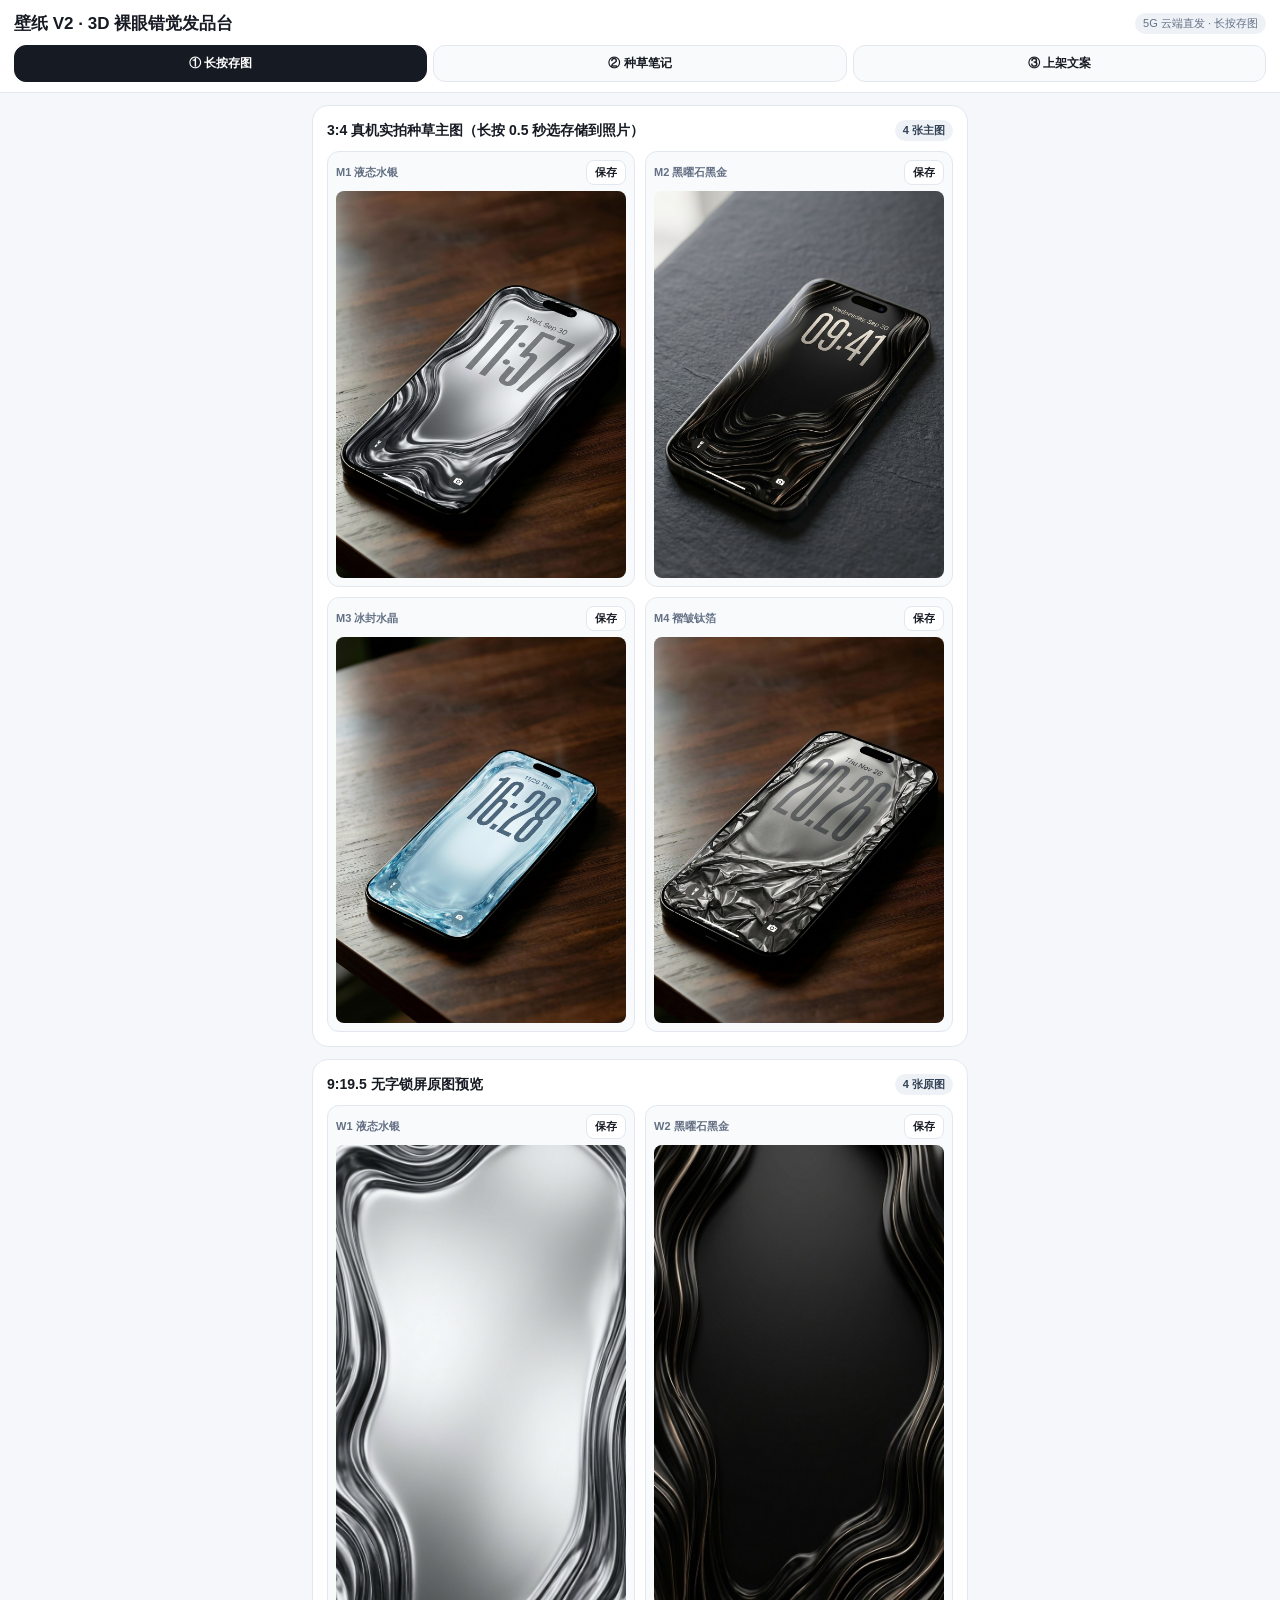
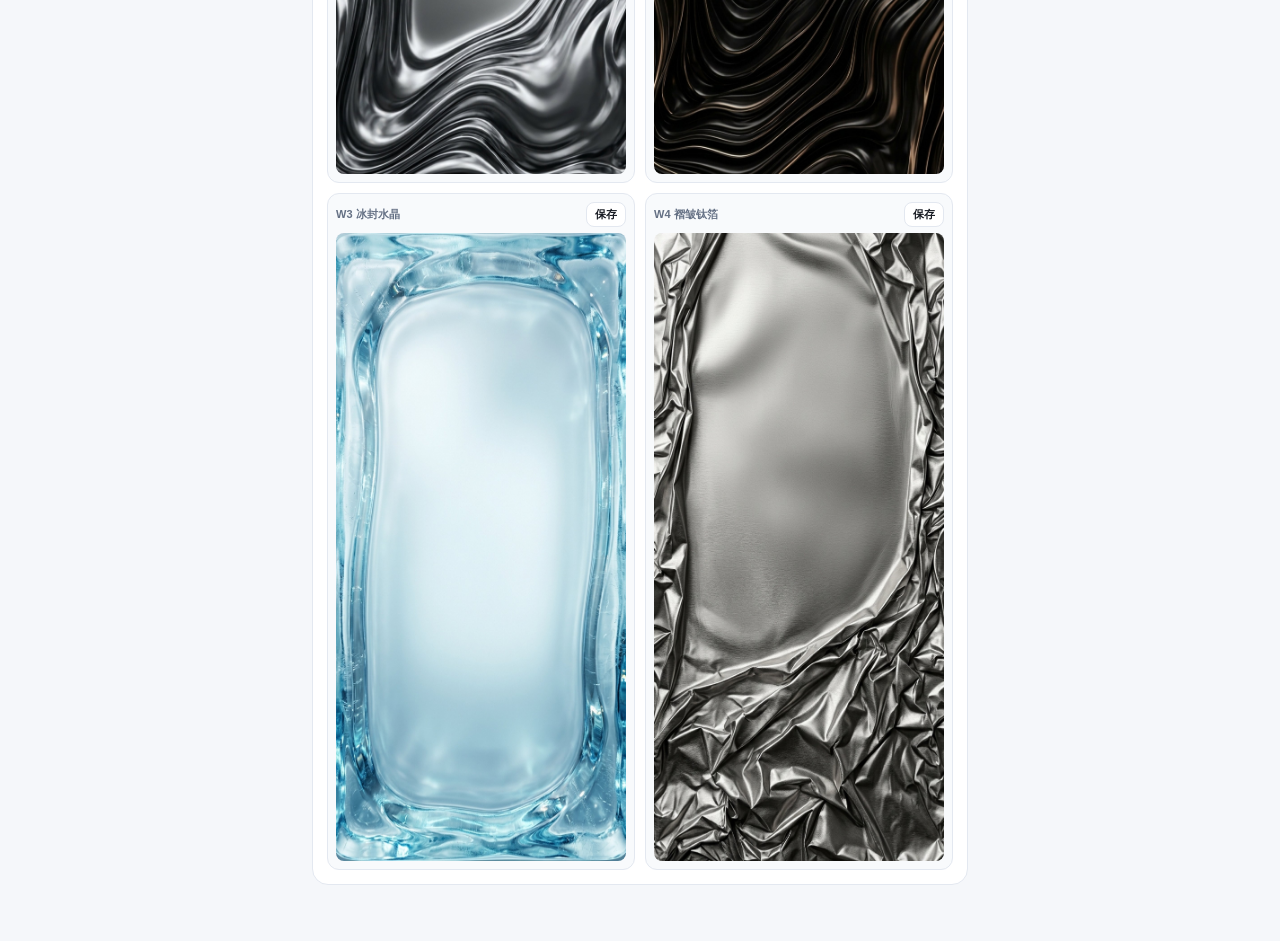
<file: xhs-wp-v2-3k8m5n9q/index.html>
<!doctype html>
<html lang="zh-CN">
<head>
<meta charset="utf-8">
<meta name="viewport" content="width=device-width,initial-scale=1,maximum-scale=1,user-scalable=no">
<meta name="robots" content="noindex,nofollow">
<title>壁纸 V2 · 5G 手机发品台</title>
<style>
  :root { --bg:#F5F7FA; --card:#FFFFFF; --ink:#161A22; --muted:#647084; --line:#E3E8F0; --accent:#E85D3F; }
  * { box-sizing:border-box; -webkit-tap-highlight-color:transparent; }
  body { margin:0; font-family:-apple-system,BlinkMacSystemFont,"PingFang SC",sans-serif; background:var(--bg); color:var(--ink); padding-bottom:44px; }
  header { position:sticky; top:0; z-index:30; background:rgba(255,255,255,0.96); backdrop-filter:blur(10px); border-bottom:1px solid var(--line); padding:12px 14px 10px; }
  .head-top { display:flex; align-items:center; justify-content:space-between; gap:8px; margin-bottom:10px; }
  h1 { margin:0; font-size:17px; font-weight:700; }
  .mode-pill { font-size:11px; color:var(--muted); background:#EEF2F7; padding:3px 8px; border-radius:999px; white-space:nowrap; }
  .tabs { display:grid; grid-template-columns:repeat(3,1fr); gap:6px; }
  .tab-btn { border:1px solid var(--line); background:#F8FAFC; color:var(--ink); border-radius:12px; padding:9px 4px; font-size:12px; font-weight:700; cursor:pointer; }
  .tab-btn.active { background:var(--ink); color:#fff; border-color:var(--ink); }
  main { max-width:680px; margin:0 auto; padding:12px; display:flex; flex-direction:column; gap:12px; }
  .panel { display:none; flex-direction:column; gap:12px; }
  .panel.active { display:flex; }
  .card { background:var(--card); border:1px solid var(--line); border-radius:16px; padding:14px; }
  .card-title { font-size:14px; font-weight:700; margin-bottom:10px; display:flex; justify-content:space-between; align-items:center; gap:8px; }
  .badge { font-size:11px; color:#334155; background:#EEF2F7; padding:3px 8px; border-radius:999px; font-weight:600; }
  .img-grid { display:grid; grid-template-columns:1fr 1fr; gap:10px; }
  .img-card { background:#F8FAFC; border:1px solid var(--line); border-radius:12px; padding:8px; display:flex; flex-direction:column; gap:6px; }
  .img-head { display:flex; justify-content:space-between; align-items:center; gap:6px; font-size:11px; font-weight:600; color:var(--muted); }
  .img-card img { width:100%; border-radius:8px; display:block; -webkit-touch-callout:default; }
  .mini-btn { flex-shrink:0; text-decoration:none; background:#fff; color:var(--ink); border:1px solid var(--line); border-radius:8px; padding:4px 8px; font-size:11px; font-weight:600; }
  .chips { display:flex; gap:6px; flex-wrap:wrap; margin-bottom:8px; }
  .chip { border:1px solid var(--line); background:#F8FAFC; color:var(--ink); padding:5px 10px; border-radius:999px; font-size:12px; font-weight:600; cursor:pointer; }
  .chip.on { background:var(--ink); color:#fff; border-color:var(--ink); }
  .box { width:100%; border:1px solid var(--line); border-radius:12px; padding:10px; font-family:inherit; font-size:13px; line-height:1.55; color:var(--ink); background:#FAFBFC; resize:none; }
  .box.short { min-height:60px; }
  .box.tall { min-height:220px; }
  .lbl { display:block; font-size:12px; color:var(--muted); font-weight:600; margin:8px 0 4px; }
  .big-btn { width:100%; margin-top:8px; border:0; border-radius:12px; padding:12px 10px; font-size:14px; font-weight:700; cursor:pointer; background:var(--ink); color:#fff; }
  .big-btn.orange { background:var(--accent); }
  .toast { position:fixed; bottom:24px; left:50%; transform:translateX(-50%); background:rgba(22,26,34,0.92); color:#fff; padding:10px 18px; border-radius:999px; font-size:13px; font-weight:600; opacity:0; transition:opacity .18s; pointer-events:none; z-index:99; white-space:nowrap; }
  .toast.show { opacity:1; }
</style>
</head>
<body>
<header>
  <div class="head-top">
    <h1>壁纸 V2 · 3D 裸眼错觉发品台</h1>
    <span class="mode-pill">5G 云端直发 · 长按存图</span>
  </div>
  <div class="tabs">
    <button class="tab-btn active" data-tab="imgs" onclick="switchTab('imgs')">① 长按存图</button>
    <button class="tab-btn" data-tab="notes" onclick="switchTab('notes')">② 种草笔记</button>
    <button class="tab-btn" data-tab="shop" onclick="switchTab('shop')">③ 上架文案</button>
  </div>
</header>
<main>
  <section class="panel active" id="panel-imgs">
    <div class="card">
      <div class="card-title"><span>3:4 真机实拍种草主图（长按 0.5 秒选存储到照片）</span><span class="badge">4 张主图</span></div>
      <div class="img-grid">
        <div class="img-card">
          <div class="img-head"><span>M1 液态水银</span><a class="mini-btn" href="./img/m1_liquid_mercury.jpg" download="m1_liquid_mercury.jpg">保存</a></div>
          <img src="./img/m1_liquid_mercury.jpg" onerror="if(!this.dataset.fb){this.dataset.fb=1;this.src='https://gcore.jsdelivr.net/gh/lsqingfeng/blog-images@main/xhs-wp-v2-3k8m5n9q/img/m1_liquid_mercury.jpg';}" alt="m1_liquid_mercury" loading="lazy">
        </div>
        <div class="img-card">
          <div class="img-head"><span>M2 黑曜石黑金</span><a class="mini-btn" href="./img/m2_obsidian_gold.jpg" download="m2_obsidian_gold.jpg">保存</a></div>
          <img src="./img/m2_obsidian_gold.jpg" onerror="if(!this.dataset.fb){this.dataset.fb=1;this.src='https://gcore.jsdelivr.net/gh/lsqingfeng/blog-images@main/xhs-wp-v2-3k8m5n9q/img/m2_obsidian_gold.jpg';}" alt="m2_obsidian_gold" loading="lazy">
        </div>
        <div class="img-card">
          <div class="img-head"><span>M3 冰封水晶</span><a class="mini-btn" href="./img/m3_glacial_ice.jpg" download="m3_glacial_ice.jpg">保存</a></div>
          <img src="./img/m3_glacial_ice.jpg" onerror="if(!this.dataset.fb){this.dataset.fb=1;this.src='https://gcore.jsdelivr.net/gh/lsqingfeng/blog-images@main/xhs-wp-v2-3k8m5n9q/img/m3_glacial_ice.jpg';}" alt="m3_glacial_ice" loading="lazy">
        </div>
        <div class="img-card">
          <div class="img-head"><span>M4 褶皱钛箔</span><a class="mini-btn" href="./img/m4_crumpled_titanium.jpg" download="m4_crumpled_titanium.jpg">保存</a></div>
          <img src="./img/m4_crumpled_titanium.jpg" onerror="if(!this.dataset.fb){this.dataset.fb=1;this.src='https://gcore.jsdelivr.net/gh/lsqingfeng/blog-images@main/xhs-wp-v2-3k8m5n9q/img/m4_crumpled_titanium.jpg';}" alt="m4_crumpled_titanium" loading="lazy">
        </div>
      </div>
    </div>

    <div class="card">
      <div class="card-title"><span>9:19.5 无字锁屏原图预览</span><span class="badge">4 张原图</span></div>
      <div class="img-grid">
        <div class="img-card">
          <div class="img-head"><span>W1 液态水银</span><a class="mini-btn" href="./img/w1_liquid_mercury.jpg" download="w1_liquid_mercury.jpg">保存</a></div>
          <img src="./img/w1_liquid_mercury.jpg" onerror="if(!this.dataset.fb){this.dataset.fb=1;this.src='https://gcore.jsdelivr.net/gh/lsqingfeng/blog-images@main/xhs-wp-v2-3k8m5n9q/img/w1_liquid_mercury.jpg';}" alt="w1_liquid_mercury" loading="lazy">
        </div>
        <div class="img-card">
          <div class="img-head"><span>W2 黑曜石黑金</span><a class="mini-btn" href="./img/w2_obsidian_gold.jpg" download="w2_obsidian_gold.jpg">保存</a></div>
          <img src="./img/w2_obsidian_gold.jpg" onerror="if(!this.dataset.fb){this.dataset.fb=1;this.src='https://gcore.jsdelivr.net/gh/lsqingfeng/blog-images@main/xhs-wp-v2-3k8m5n9q/img/w2_obsidian_gold.jpg';}" alt="w2_obsidian_gold" loading="lazy">
        </div>
        <div class="img-card">
          <div class="img-head"><span>W3 冰封水晶</span><a class="mini-btn" href="./img/w3_glacial_ice.jpg" download="w3_glacial_ice.jpg">保存</a></div>
          <img src="./img/w3_glacial_ice.jpg" onerror="if(!this.dataset.fb){this.dataset.fb=1;this.src='https://gcore.jsdelivr.net/gh/lsqingfeng/blog-images@main/xhs-wp-v2-3k8m5n9q/img/w3_glacial_ice.jpg';}" alt="w3_glacial_ice" loading="lazy">
        </div>
        <div class="img-card">
          <div class="img-head"><span>W4 褶皱钛箔</span><a class="mini-btn" href="./img/w4_crumpled_titanium.jpg" download="w4_crumpled_titanium.jpg">保存</a></div>
          <img src="./img/w4_crumpled_titanium.jpg" onerror="if(!this.dataset.fb){this.dataset.fb=1;this.src='https://gcore.jsdelivr.net/gh/lsqingfeng/blog-images@main/xhs-wp-v2-3k8m5n9q/img/w4_crumpled_titanium.jpg';}" alt="w4_crumpled_titanium" loading="lazy">
        </div>
      </div>
    </div>
  </section>

  <section class="panel" id="panel-notes">
    <div class="card">
      <div class="card-title"><span>种草笔记 1（液态金属主视觉）</span><span class="badge">一键复制</span></div>
      <label class="lbl">笔记标题</label>
      <textarea class="box short" id="n1-title" readonly>换完这张水银锁屏，手机像真能淌出水来</textarea>
      <button class="big-btn" onclick="copyField('n1-title','笔记1标题')">复制笔记 1 标题</button>
      <label class="lbl">笔记正文（含标签）</label>
      <textarea class="box tall" id="n1-body" readonly>用久了扁平插画和风景照，总觉得锁屏少了点质感。最近试着把四周边缘做成厚重液态金属向内凸出的错觉构图，亮屏那一刻真有种屏幕玻璃里面裹着一团水银的立体感。

做这版的时候特意避开了满屏乱闪的花纹，把中上方承接时钟的区域留成干净平滑的镜面过渡。换成 iOS 大号拉伸时间数字以后，数字下缘和边缘流银刚好接上，放在木桌面上亮屏看时间特别顺眼。

一共整理了 4 张不同材质的同系列原图：亮银液态水银搭配黑曜石黑金，还有冰封水晶棱边和哑光褶皱钛箔。全部按照全面屏 9:19.5 比例单独修过边缘，图面干干净净没有假时间和水印。

4 张高清无字原图打包放在小店里了，懒得自己裁图的可以直接去左下角看看。

#iPhone壁纸 #苹果锁屏壁纸 #3D裸眼壁纸 #液态金属壁纸 #极简锁屏</textarea>
      <button class="big-btn orange" onclick="copyField('n1-body','笔记1正文')">复制笔记 1 正文</button>
    </div>

    <div class="card">
      <div class="card-title"><span>种草笔记 2（材质对比与细节）</span><span class="badge">一键复制</span></div>
      <label class="lbl">笔记标题</label>
      <textarea class="box short" id="n2-title" readonly>以为手机屏幕被揉皱了，其实是这张钛箔壁纸</textarea>
      <button class="big-btn" onclick="copyField('n2-title','笔记2标题')">复制笔记 2 标题</button>
      <label class="lbl">笔记正文（含标签）</label>
      <textarea class="box tall" id="n2-body" readonly>昨天放桌上亮屏的时候，旁边同事盯着看了半天问我是不是贴膜起皱了。其实就是换了这张褶皱钛箔的立体错觉壁纸，哑光拉丝的金属折痕顺着边框往里压，窗边有点自然光的时候看着跟真金属片一样。

这一套一共做了 4 个不同质感，换着心情用正好够轮换：
1. 液态水银，镜面反光很亮堂，适合浅色和原色边框手机
2. 黑曜石黑金，深黑底配一圈暗香槟金高光，晚上看屏不刺眼
3. 冰封水晶，边缘像整块冰雕出来的冷蓝折射，夏天冬天看着都清爽
4. 褶皱钛箔，哑光银灰带立体折痕，中上方特意做平了方便看时间

4 张全都是纯画质无字无水印原图，设为墙纸时把屏幕底部“扩展墙纸”关掉，双指稍微缩一点让边缘金属波纹贴紧边框，立体效果会更明显。小店里直接拍下就会自动发出。

#裸眼3D壁纸 #苹果壁纸 #深色壁纸 #小众壁纸 #手机美化</textarea>
      <button class="big-btn orange" onclick="copyField('n2-body','笔记2正文')">复制笔记 2 正文</button>
    </div>
  </section>

  <section class="panel" id="panel-shop">
    <div class="card">
      <div class="card-title"><span>小红书个人店上架标题</span><span class="badge">点击切换</span></div>
      <div class="chips">
        <button class="chip on" onclick="useTitle(this)" data-title="3D裸眼物理错觉手机壁纸 液态金属黑金冰晶钛箔 4张4K无字原图">主推标题</button>
        <button class="chip" onclick="useTitle(this)" data-title="苹果iOS立体液态水银锁屏壁纸 黑金褶皱钛箔错觉 高清原图秒发">备选 2</button>
        <button class="chip" onclick="useTitle(this)" data-title="裸眼3D液态金属壁纸合集 适配大号拉伸锁屏时钟 4款无水印原图">备选 3</button>
        <button class="chip" onclick="useTitle(this)" data-title="极简金属质感4K全面屏壁纸 液态水银黑曜石冰晶钛箔 自动发货">备选 4</button>
        <button class="chip" onclick="useTitle(this)" data-title="iPhone立体错觉锁屏壁纸 边缘凸出光影质感 4款超清无字原图">备选 5</button>
      </div>
      <textarea class="box short" id="shop-title" readonly>3D裸眼物理错觉手机壁纸 液态金属黑金冰晶钛箔 4张4K无字原图</textarea>
      <button class="big-btn" onclick="copyField('shop-title','商品标题')">复制商品标题</button>
    </div>

    <div class="card">
      <div class="card-title"><span>个人店公开详情页文案</span><span class="badge">合规纯文本</span></div>
      <textarea class="box tall" id="shop-detail" readonly>换一张真正有立体景深感的锁屏，不用再去网上找带水印的压缩截图了。这组 3D 裸眼物理错觉壁纸专为现代全面屏智能手机（9:19.5 比例）制作，拍下后系统 24 小时自动发货，手机端直接保存原画质即可使用。

【4 款壁纸明细】
1. 液态水银：四周厚重融化镜面铬金属向内翻涌，中上方平滑银白留白区方便显示拉伸大时钟。
2. 黑曜石黑金：深邃纯黑液态金属波纹环绕四周，边缘带流动暗香槟金高光，深色模式省电耐看。
3. 冰封水晶：边缘呈现厚壁冷蓝冰块与透明液态玻璃折射质感，中上方冷白雾面过渡干净利落。
4. 褶皱钛箔：逼真哑光拉丝银灰钛金属揉皱折痕立体光影，上中部相对平缓，兼顾错觉张力与读数清晰度。

【发货规格说明】
1. 全套共 4 张超清 PNG 无字原图，无任何模拟时间数字、状态栏图标或水印遮挡。
2. 兼容苹果 iOS（含大号拉伸时间样式）与主流安卓全面屏手机，手机电脑即开即用。

【使用建议与说明】
1. 设为锁屏墙纸时，建议先关闭系统“扩展墙纸”开关，双指微调缩放让四周立体纹理贴合手机边框。
2. 虚拟数字图像拍下自动发出后不支持退换，请确认喜欢当前 4 款风格后再下单。</textarea>
      <button class="big-btn orange" onclick="copyField('shop-detail','商品详情文案')">复制详情页文案</button>
    </div>
  </section>
</main>
<div id="toast" class="toast">已复制</div>
<script>
function switchTab(id) {
  document.querySelectorAll('.tab-btn').forEach(b => b.classList.toggle('active', b.dataset.tab === id));
  document.querySelectorAll('.panel').forEach(p => p.classList.toggle('active', p.id === 'panel-' + id));
  window.scrollTo({ top: 0, behavior: 'smooth' });
}
function useTitle(btn) {
  btn.parentElement.querySelectorAll('.chip').forEach(c => c.classList.remove('on'));
  btn.classList.add('on');
  document.getElementById('shop-title').value = btn.dataset.title;
}
function toast(msg) {
  const t = document.getElementById('toast');
  t.textContent = msg; t.classList.add('show');
  setTimeout(() => t.classList.remove('show'), 1800);
}
function legacyCopy(txt) {
  const ta = document.createElement('textarea');
  ta.value = txt; ta.setAttribute('readonly', '');
  ta.style.position = 'fixed'; ta.style.top = '0'; ta.style.left = '-9999px';
  document.body.appendChild(ta);
  ta.focus(); ta.select(); ta.setSelectionRange(0, txt.length);
  let ok = false;
  try { ok = document.execCommand('copy'); } catch {}
  document.body.removeChild(ta);
  return ok;
}
function copyPlain(txt, label) {
  if (legacyCopy(txt)) { toast('已复制' + label); return; }
  if (navigator.clipboard && navigator.clipboard.writeText) {
    navigator.clipboard.writeText(txt).then(() => toast('已复制' + label), () => toast('复制失败，请长按文本框全选'));
  } else {
    toast('复制失败，请长按文本框全选');
  }
}
function copyField(id, label) { copyPlain(document.getElementById(id).value, label); }
</script>
</body>
</html>
</file>
